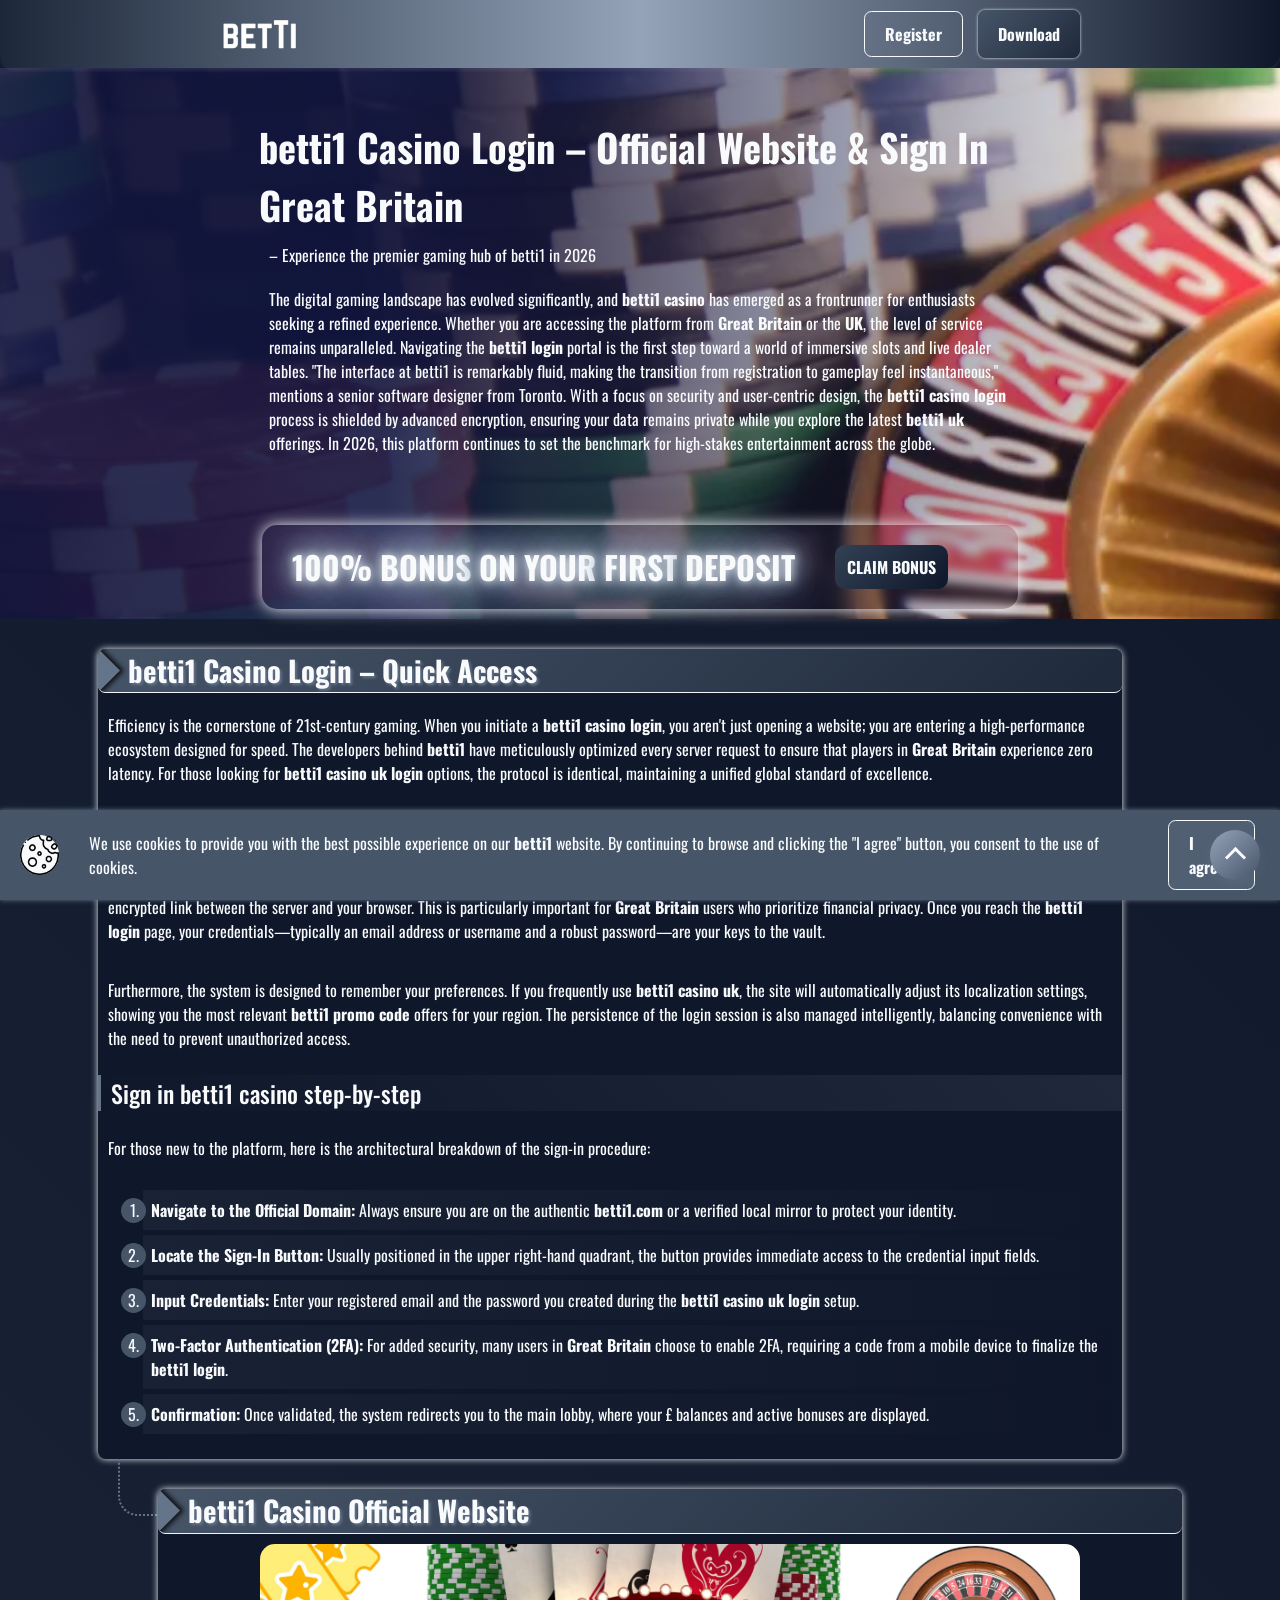
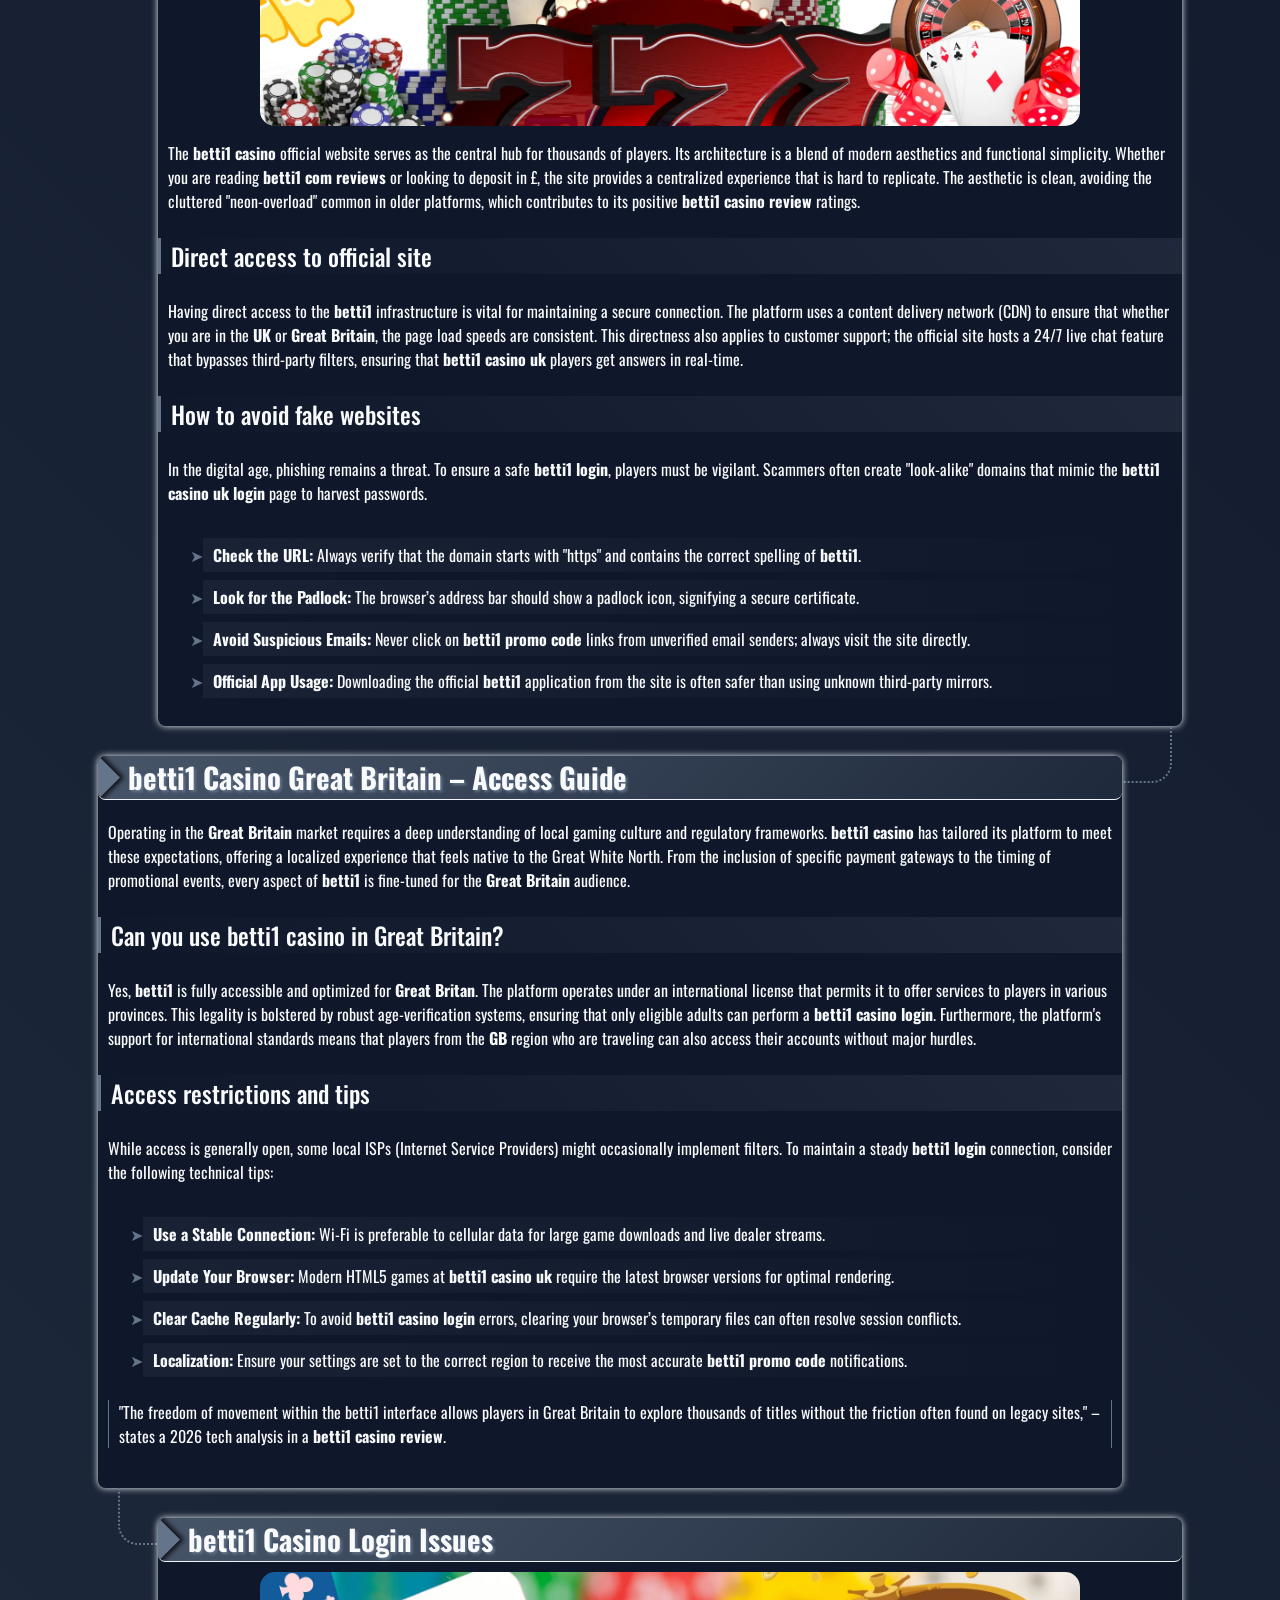
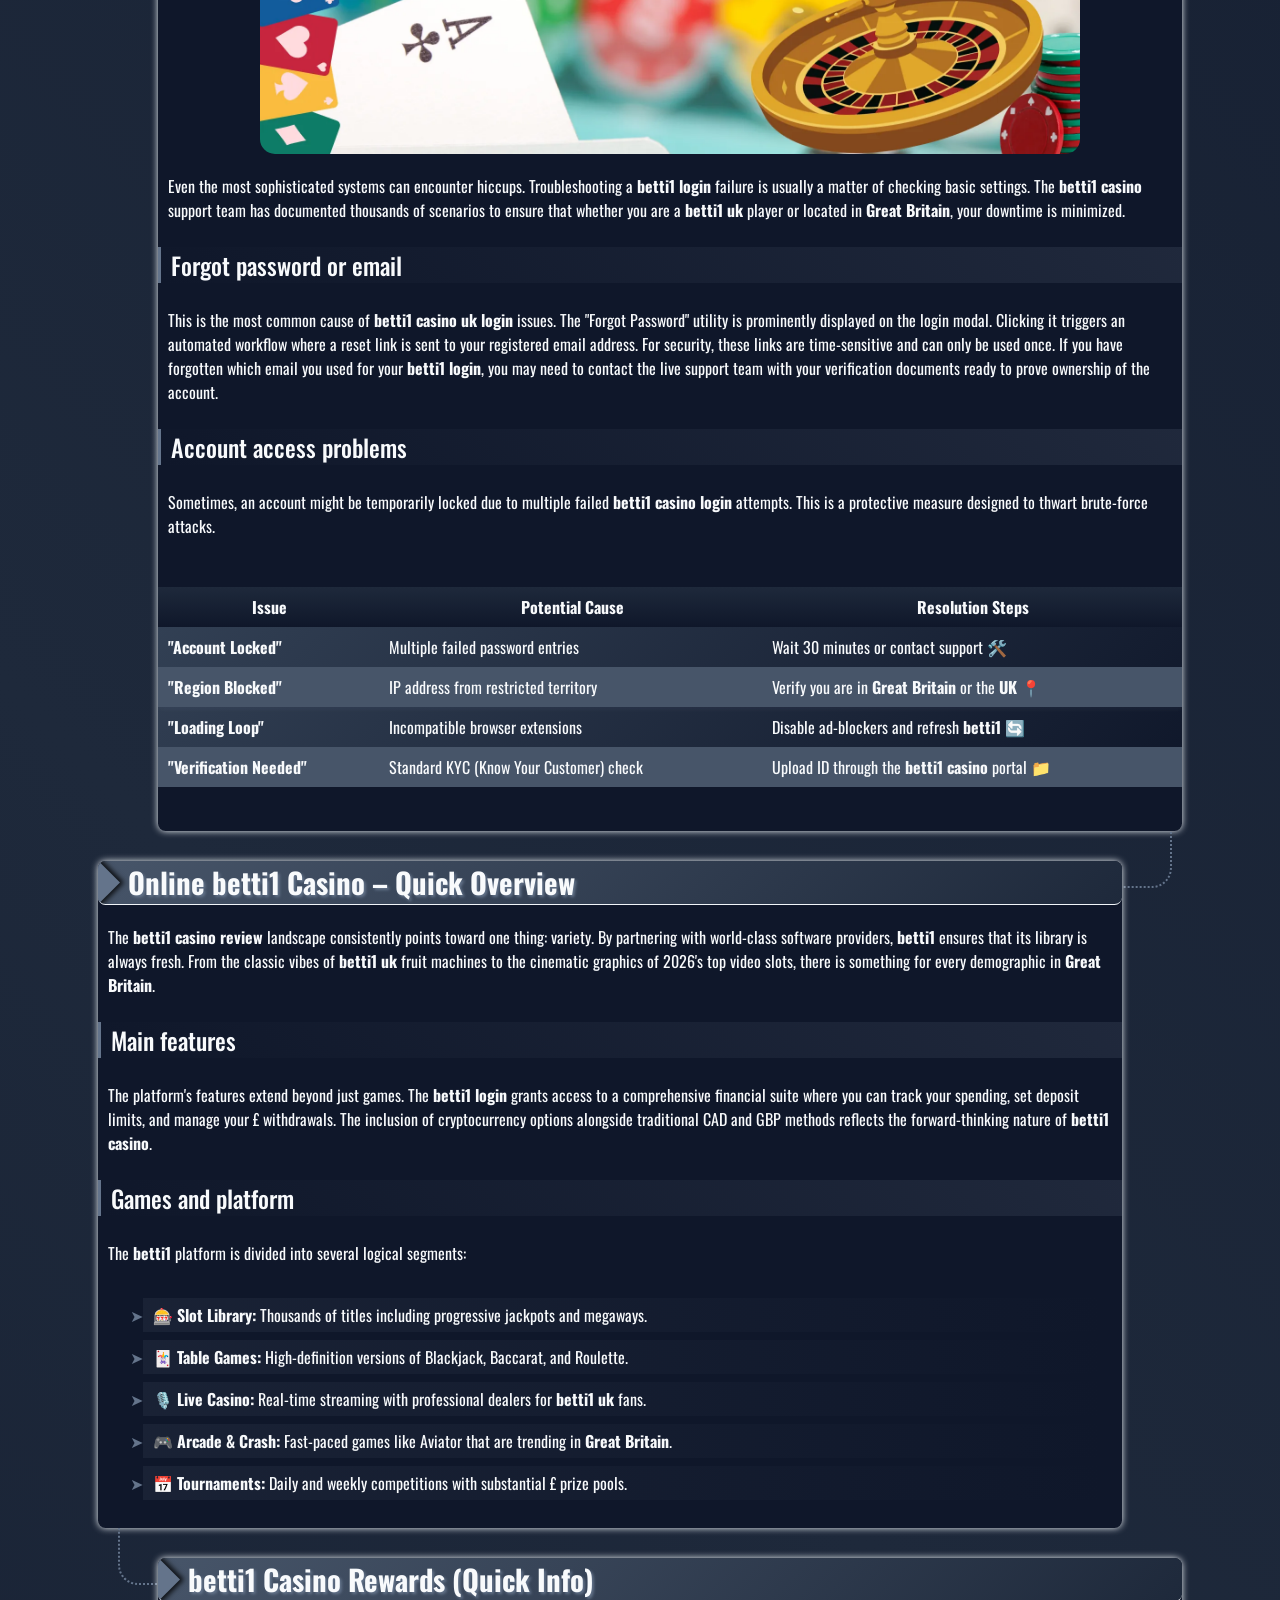
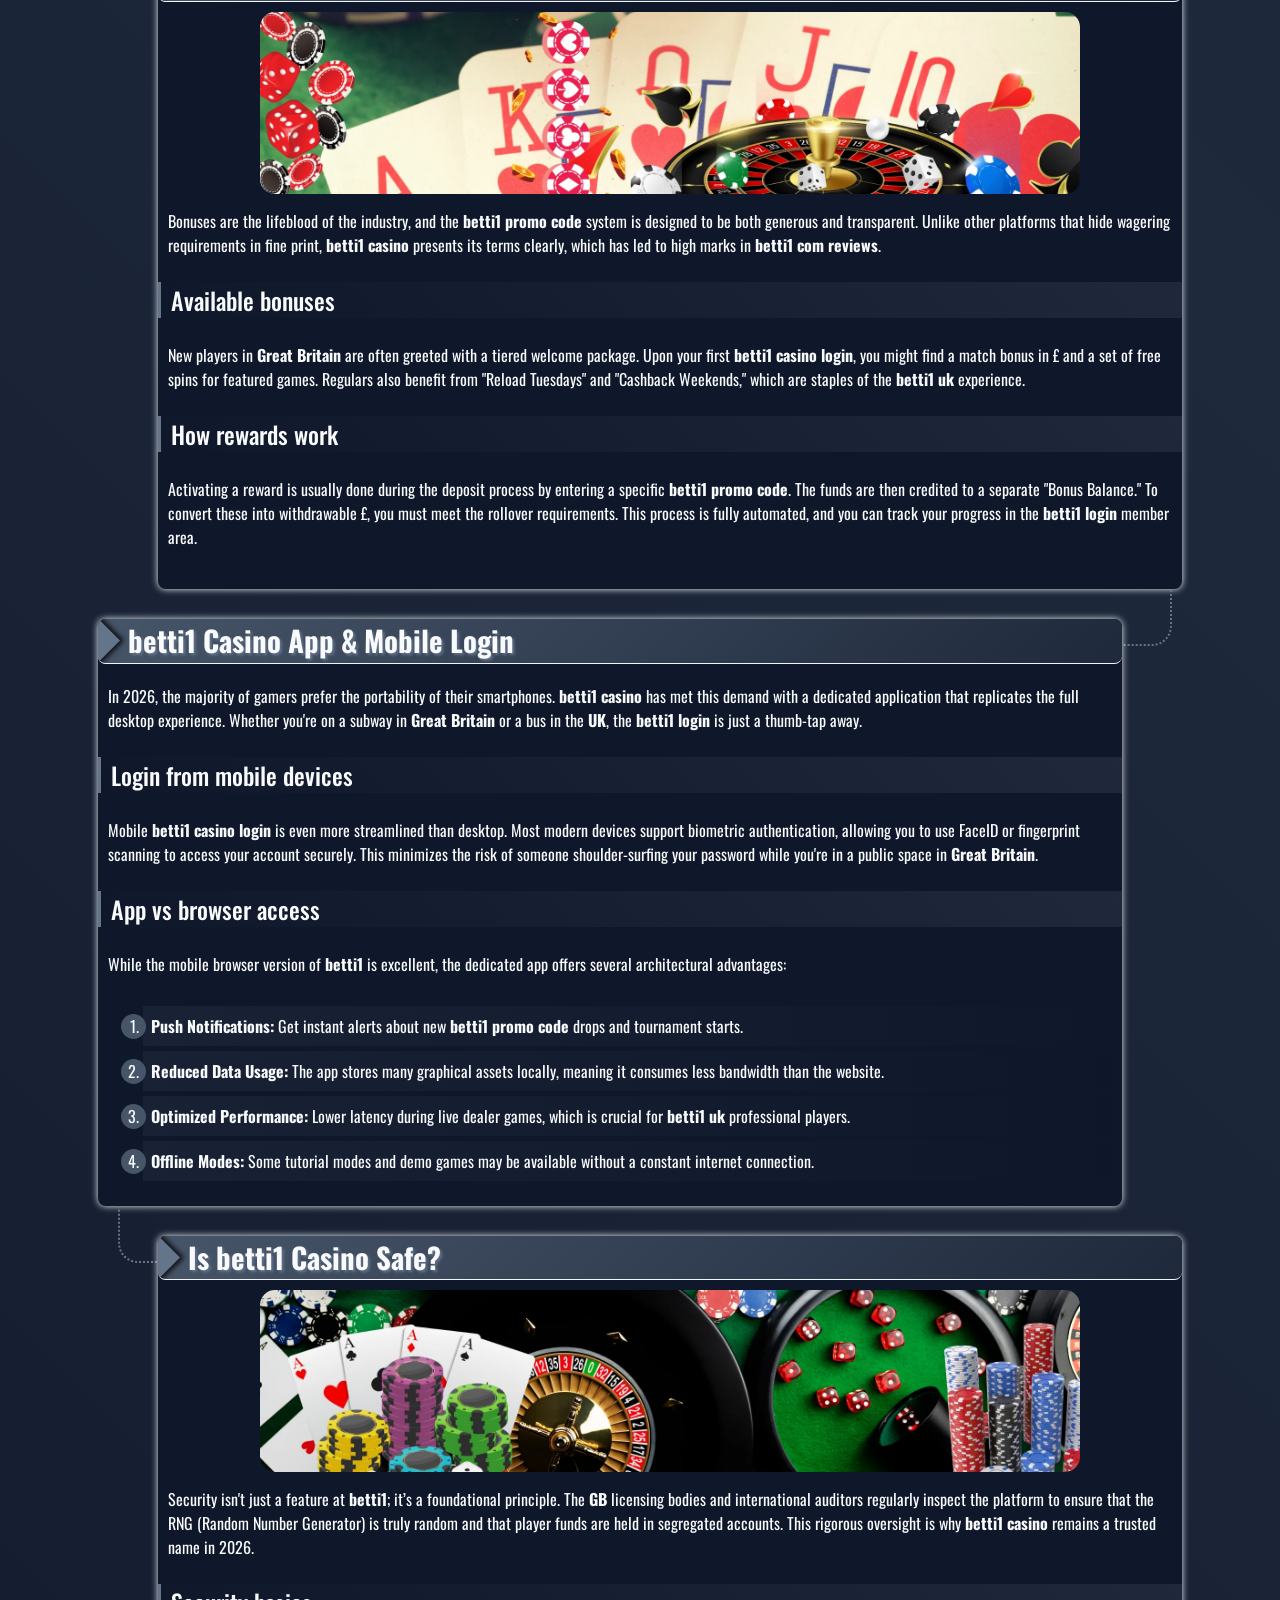
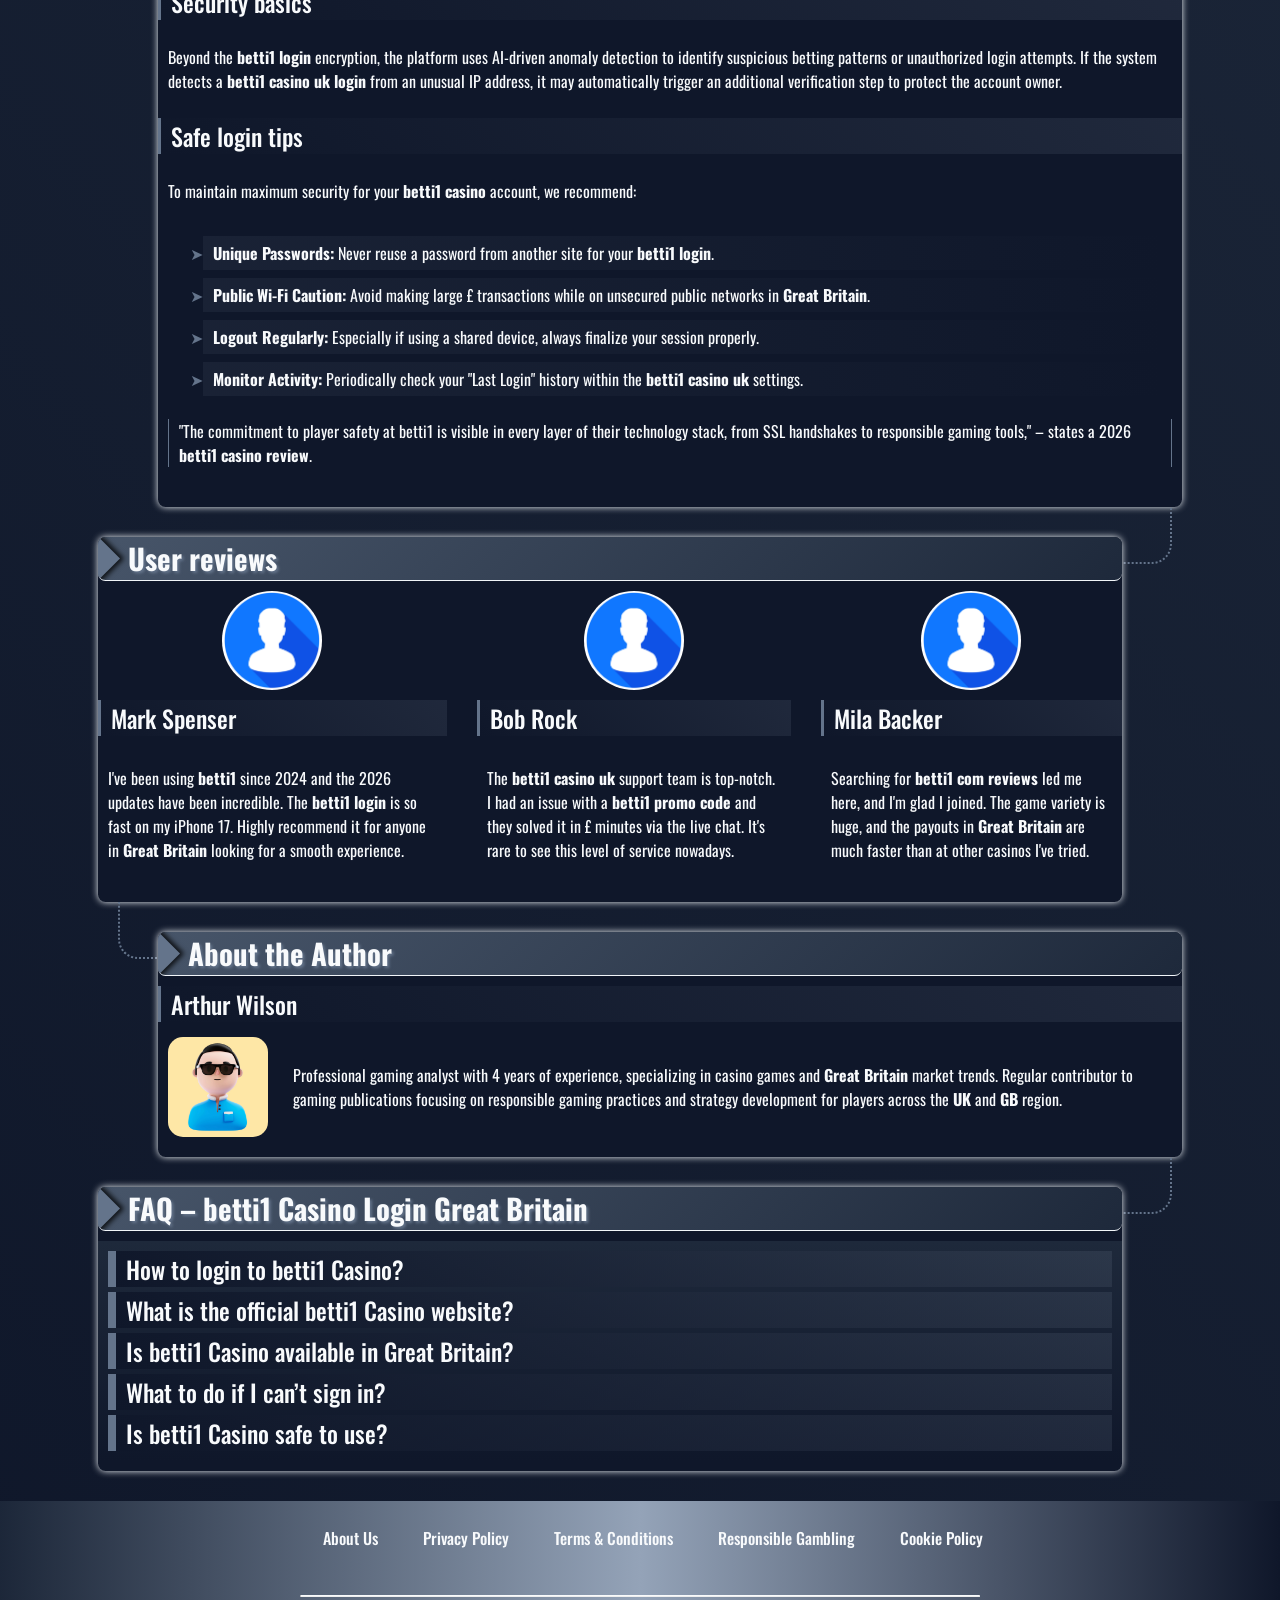
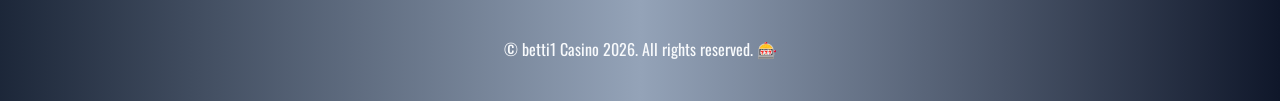
<file: index.html>
<!DOCTYPE html>
<html lang="en">

<head>
    <meta charset="UTF-8">
    <meta name="viewport" content="width=device-width, initial-scale=1.0">
    <link rel="stylesheet" href="style.css">
    <link rel="shortcut icon" href="favicon.ico" type="image/x-icon">
    <title>betti1 Casino Login 🔐 Official Website & Sign In Great Britain</title>
    <meta name="description"
        content="Access betti1 Casino login in Great Britain. Use the official website, sign in safely and start playing online.">
    <meta name="googlebot" content="index, follow, noarchive, max-snippet:-1">

    <link rel="alternate" hreflang="en-GB" href="https://yorkshirerecyclingltd.co.uk/en-gb/">
    <link rel="alternate" hreflang="x-default" href="https://yorkshirerecyclingltd.co.uk/">
    <link rel="canonical" href="https://yorkshirerecyclingltd.co.uk/en-gb/">

    <meta property="og:type" content="website" />
    <meta property="og:title" content="betti1 Casino Login 🔐 Official Website & Sign In Great Britain" />
    <meta property="og:description"
        content="Access betti1 Casino login in Great Britain. Use the official website, sign in safely and start playing online." />
    <meta property="og:url" content="https://yorkshirerecyclingltd.co.uk/" />
    <meta property="og:site_name" content="betti1 Casino" />
    <meta property="og:image" content="https://yorkshirerecyclingltd.co.uk/img/1.webp" />
    <meta property="og:locale" content="en_CA" />

    <meta name="twitter:card" content="summary_large_image" />
    <meta name="twitter:title" content="betti1 Casino Login 🔐 Official Website & Sign In Great Britain" />
    <meta name="twitter:description"
        content="Access betti1 Casino login in Great Britain. Use the official website, sign in safely and start playing online." />
    <meta name="twitter:image" content="https://yorkshirerecyclingltd.co.uk/img/1.webp" />

    <script type="application/ld+json">
    {
        "@context": "https://schema.org",
        "@type": "Article",
        "headline": "betti1 Casino Login 🔐 Official Website & Sign In Great Britain",
        "description": "Access betti1 Casino login in Great Britain. Use the official website, sign in safely and start playing online.",
        "mainEntityOfPage": {
            "@type": "WebPage",
            "@id": "https://yorkshirerecyclingltd.co.uk/"
        },
        "author": {
            "@type": "Person",
            "name": "Arthur Wilson",
            "url": "https://yorkshirerecyclingltd.co.uk/"
        },
        "publisher": {
            "@type": "Organization",
            "name": "betti1 Casino",
            "logo": {
                "@type": "ImageObject",
                "url": "https://yorkshirerecyclingltd.co.uk/img/logo.webp"
            }
        },
        "datePublished": "2026-01-25",
        "dateModified": "2026-01-25"
    }
    </script>

    <script type="application/ld+json">
    {
        "@context": "https://schema.org",
        "@type": "WebSite",
        "url": "https://yorkshirerecyclingltd.co.uk/",
        "name": "betti1 Casino",
        "description": "Betti1 in Great Britain: gaming platform, bonuses, and comprehensive reviews.",
        "inLanguage": "en-GB"
    }
    </script>
</head>

<body>
    <header>
        <div class="logo">
            <a href="/"><img src="./img/logo.webp" alt="betti1 Casino logo" width="140" height="70"></a>
        </div>
        <div class="header-btn">
            <a href="/play/" rel="nofollow" content="noindex" class="h-violet-btn">Register</a>
            <a href="/play/" rel="nofollow" content="noindex" class="h-accent-btn">Download</a>
        </div>
    </header>

    <main>
        <div class="promo">
            <div class="promo-l ">
                <h1>betti1 Casino Login – Official Website & Sign In Great Britain</h1>
                <p class="txt">
                    – Experience the premier gaming hub of betti1 in 2026
                </p>
                <p class="txt">
                    The digital gaming landscape has evolved significantly, and <strong>betti1 casino</strong> has
                    emerged as a frontrunner for enthusiasts seeking a refined experience. Whether you are accessing the
                    platform from <strong>Great Britain</strong> or the <strong>UK</strong>, the level of service
                    remains
                    unparalleled. Navigating the <strong>betti1 login</strong> portal is the first step toward a world
                    of immersive slots and live dealer tables. "The interface at betti1 is remarkably fluid, making the
                    transition from registration to gameplay feel instantaneous," mentions a senior software designer
                    from Toronto. With a focus on security and user-centric design, the <strong>betti1 casino
                        login</strong> process is shielded by advanced encryption, ensuring your data remains private
                    while you explore the latest <strong>betti1 uk</strong> offerings. In 2026, this platform continues
                    to set the benchmark for high-stakes entertainment across the globe.
                </p>
            </div>

            <div class="promo-gift">
                <p class="txt-accent">
                    <span class="fast-flicker">100% bonus</span> on your <span class="flicker">first</span> deposit
                </p>

                <a href="/play/" rel="nofollow" content="noindex" class="btn-accent">Claim Bonus</a>
            </div>
        </div>

        <div class="wrapper">

            <div class="container" id="login-access">
                <div class="container__header">
                    <h2>betti1 Casino Login – Quick Access</h2>
                </div>
                <div class="container__body">
                    <p class="txt">
                        Efficiency is the cornerstone of 21st-century gaming. When you initiate a <strong>betti1 casino
                            login</strong>, you aren't just opening a website; you are entering a high-performance
                        ecosystem designed for speed. The developers behind <strong>betti1</strong> have meticulously
                        optimized every server request to ensure that players in <strong>Great Britain</strong>
                        experience zero
                        latency. For those looking for <strong>betti1 casino uk login</strong> options, the protocol is
                        identical, maintaining a unified global standard of excellence.
                    </p>
                    <h3>Login to betti1 casino account</h3>
                    <p class="txt">
                        Accessing your <strong>betti1</strong> dashboard is a straightforward affair, yet it is layered
                        with security. The platform utilizes SSL (Secure Sockets Layer) technology to create an
                        encrypted link between the server and your browser. This is particularly important for
                        <strong>Great Britain</strong> users who prioritize financial privacy. Once you reach the
                        <strong>betti1 login</strong> page, your credentials—typically an email address or username and
                        a robust password—are your keys to the vault.
                    </p>
                    <p class="txt">
                        Furthermore, the system is designed to remember your preferences. If you frequently use
                        <strong>betti1 casino uk</strong>, the site will automatically adjust its localization settings,
                        showing you the most relevant <strong>betti1 promo code</strong> offers for your region. The
                        persistence of the login session is also managed intelligently, balancing convenience with the
                        need to prevent unauthorized access.
                    </p>
                    <h3>Sign in betti1 casino step-by-step</h3>
                    <p class="txt">
                        For those new to the platform, here is the architectural breakdown of the sign-in procedure:
                    </p>
                    <ol>
                        <li><strong>Navigate to the Official Domain:</strong> Always ensure you are on the authentic
                            <strong>betti1.com</strong> or a verified local mirror to protect your identity.
                        </li>
                        <li><strong>Locate the Sign-In Button:</strong> Usually positioned in the upper right-hand
                            quadrant, the button provides immediate access to the credential input fields.</li>
                        <li><strong>Input Credentials:</strong> Enter your registered email and the password you created
                            during the <strong>betti1 casino uk login</strong> setup.</li>
                        <li><strong>Two-Factor Authentication (2FA):</strong> For added security, many users in
                            <strong>Great Britain</strong> choose to enable 2FA, requiring a code from a mobile device
                            to
                            finalize the <strong>betti1 login</strong>.
                        </li>
                        <li><strong>Confirmation:</strong> Once validated, the system redirects you to the main lobby,
                            where your £ balances and active bonuses are displayed.</li>
                    </ol>
                </div>
            </div>

            <div class="container" id="official-site">
                <div class="container__header">
                    <h2>betti1 Casino Official Website</h2>
                </div>
                <div class="container__body">
                    <div class="img">
                        <img src="./img/2.webp" alt="betti1 Casino Official Website Interface" width="1000"
                            height="800">
                    </div>
                    <p class="txt">
                        The <strong>betti1 casino</strong> official website serves as the central hub for thousands of
                        players. Its architecture is a blend of modern aesthetics and functional simplicity. Whether you
                        are reading <strong>betti1 com reviews</strong> or looking to deposit in £, the site provides a
                        centralized experience that is hard to replicate. The aesthetic is clean, avoiding the cluttered
                        "neon-overload" common in older platforms, which contributes to its positive <strong>betti1
                            casino review</strong> ratings.
                    </p>
                    <h3>Direct access to official site</h3>
                    <p class="txt">
                        Having direct access to the <strong>betti1</strong> infrastructure is vital for maintaining a
                        secure connection. The platform uses a content delivery network (CDN) to ensure that whether you
                        are in the <strong>UK</strong> or <strong>Great Britain</strong>, the page load speeds are
                        consistent.
                        This directness also applies to customer support; the official site hosts a 24/7 live chat
                        feature that bypasses third-party filters, ensuring that <strong>betti1 casino uk</strong>
                        players get answers in real-time.
                    </p>
                    <h3>How to avoid fake websites</h3>
                    <p class="txt">
                        In the digital age, phishing remains a threat. To ensure a safe <strong>betti1 login</strong>,
                        players must be vigilant. Scammers often create "look-alike" domains that mimic the
                        <strong>betti1 casino uk login</strong> page to harvest passwords.
                    </p>
                    <ul class="item-list">
                        <li><strong>Check the URL:</strong> Always verify that the domain starts with "https" and
                            contains the correct spelling of <strong>betti1</strong>.</li>
                        <li><strong>Look for the Padlock:</strong> The browser’s address bar should show a padlock icon,
                            signifying a secure certificate.</li>
                        <li><strong>Avoid Suspicious Emails:</strong> Never click on <strong>betti1 promo code</strong>
                            links from unverified email senders; always visit the site directly.</li>
                        <li><strong>Official App Usage:</strong> Downloading the official <strong>betti1</strong>
                            application from the site is often safer than using unknown third-party mirrors.</li>
                    </ul>
                </div>
            </div>

            <div class="container" id="Great Britain-guide">
                <div class="container__header">
                    <h2>betti1 Casino Great Britain – Access Guide</h2>
                </div>
                <div class="container__body">
                    <p class="txt">
                        Operating in the <strong>Great Britain</strong> market requires a deep understanding of local
                        gaming
                        culture and regulatory frameworks. <strong>betti1 casino</strong> has tailored its platform to
                        meet these expectations, offering a localized experience that feels native to the Great White
                        North. From the inclusion of specific payment gateways to the timing of promotional events,
                        every aspect of <strong>betti1</strong> is fine-tuned for the <strong>Great Britain</strong>
                        audience.
                    </p>
                    <h3>Can you use betti1 casino in Great Britain?</h3>
                    <p class="txt">
                        Yes, <strong>betti1</strong> is fully accessible and optimized for <strong>Great
                            Britan</strong>. The
                        platform operates under an international license that permits it to offer services to players in
                        various provinces. This legality is bolstered by robust age-verification systems, ensuring that
                        only eligible adults can perform a <strong>betti1 casino login</strong>. Furthermore, the
                        platform's support for international standards means that players from the <strong>GB</strong>
                        region who are traveling can also access their accounts without major hurdles.
                    </p>
                    <h3>Access restrictions and tips</h3>
                    <p class="txt">
                        While access is generally open, some local ISPs (Internet Service Providers) might occasionally
                        implement filters. To maintain a steady <strong>betti1 login</strong> connection, consider the
                        following technical tips:
                    </p>
                    <ul>
                        <li><strong>Use a Stable Connection:</strong> Wi-Fi is preferable to cellular data for large
                            game downloads and live dealer streams.</li>
                        <li><strong>Update Your Browser:</strong> Modern HTML5 games at <strong>betti1 casino
                                uk</strong> require the latest browser versions for optimal rendering.</li>
                        <li><strong>Clear Cache Regularly:</strong> To avoid <strong>betti1 casino login</strong>
                            errors, clearing your browser’s temporary files can often resolve session conflicts.</li>
                        <li><strong>Localization:</strong> Ensure your settings are set to the correct region to receive
                            the most accurate <strong>betti1 promo code</strong> notifications.</li>
                    </ul>
                    <p class="txt quote">
                        "The freedom of movement within the betti1 interface allows players in Great Britain to explore
                        thousands of titles without the friction often found on legacy sites," – states a 2026 tech
                        analysis in a <strong>betti1 casino review</strong>.
                    </p>
                </div>
            </div>

            <div class="container" id="login-issues">
                <div class="container__header">
                    <h2>betti1 Casino Login Issues</h2>
                </div>
                <div class="img">
                    <img src="./img/1.webp" alt="betti1 Casino Login Troubleshooting" width="1000" height="800">
                </div>
                <div class="container__body">
                    <p class="txt">
                        Even the most sophisticated systems can encounter hiccups. Troubleshooting a <strong>betti1
                            login</strong> failure is usually a matter of checking basic settings. The <strong>betti1
                            casino</strong> support team has documented thousands of scenarios to ensure that whether
                        you are a <strong>betti1 uk</strong> player or located in <strong>Great Britain</strong>, your
                        downtime
                        is minimized.
                    </p>
                    <h3>Forgot password or email</h3>
                    <p class="txt">
                        This is the most common cause of <strong>betti1 casino uk login</strong> issues. The "Forgot
                        Password" utility is prominently displayed on the login modal. Clicking it triggers an automated
                        workflow where a reset link is sent to your registered email address. For security, these links
                        are time-sensitive and can only be used once. If you have forgotten which email you used for
                        your <strong>betti1 login</strong>, you may need to contact the live support team with your
                        verification documents ready to prove ownership of the account.
                    </p>
                    <h3>Account access problems</h3>
                    <p class="txt">
                        Sometimes, an account might be temporarily locked due to multiple failed <strong>betti1 casino
                            login</strong> attempts. This is a protective measure designed to thwart brute-force
                        attacks.
                    </p>
                    <div class="table-wrapper">
                        <table>
                            <thead>
                                <tr>
                                    <th>Issue</th>
                                    <th>Potential Cause</th>
                                    <th>Resolution Steps</th>
                                </tr>
                            </thead>
                            <tbody>
                                <tr>
                                    <td class="row-title">"Account Locked"</td>
                                    <td>Multiple failed password entries</td>
                                    <td>Wait 30 minutes or contact support 🛠️</td>
                                </tr>
                                <tr>
                                    <td class="row-title">"Region Blocked"</td>
                                    <td>IP address from restricted territory</td>
                                    <td>Verify you are in <strong>Great Britain</strong> or the <strong>UK</strong> 📍
                                    </td>
                                </tr>
                                <tr>
                                    <td class="row-title">"Loading Loop"</td>
                                    <td>Incompatible browser extensions</td>
                                    <td>Disable ad-blockers and refresh <strong>betti1</strong> 🔄</td>
                                </tr>
                                <tr>
                                    <td class="row-title">"Verification Needed"</td>
                                    <td>Standard KYC (Know Your Customer) check</td>
                                    <td>Upload ID through the <strong>betti1 casino</strong> portal 📁</td>
                                </tr>
                            </tbody>
                        </table>
                    </div>
                </div>
            </div>

            <div class="container" id="overview">
                <div class="container__header">
                    <h2>Online betti1 Casino – Quick Overview</h2>
                </div>
                <div class="container__body">
                    <p class="txt">
                        The <strong>betti1 casino review</strong> landscape consistently points toward one thing:
                        variety. By partnering with world-class software providers, <strong>betti1</strong> ensures that
                        its library is always fresh. From the classic vibes of <strong>betti1 uk</strong> fruit machines
                        to the cinematic graphics of 2026's top video slots, there is something for every demographic in
                        <strong>Great Britain</strong>.
                    </p>
                    <h3>Main features</h3>
                    <p class="txt">
                        The platform's features extend beyond just games. The <strong>betti1 login</strong> grants
                        access to a comprehensive financial suite where you can track your spending, set deposit limits,
                        and manage your £ withdrawals. The inclusion of cryptocurrency options alongside traditional CAD
                        and GBP methods reflects the forward-thinking nature of <strong>betti1 casino</strong>.
                    </p>
                    <h3>Games and platform</h3>
                    <p class="txt">
                        The <strong>betti1</strong> platform is divided into several logical segments:
                    </p>
                    <ul class="item-list">
                        <li>🎰 <strong>Slot Library:</strong> Thousands of titles including progressive jackpots and
                            megaways.</li>
                        <li>🃏 <strong>Table Games:</strong> High-definition versions of Blackjack, Baccarat, and
                            Roulette.</li>
                        <li>🎙️ <strong>Live Casino:</strong> Real-time streaming with professional dealers for
                            <strong>betti1 uk</strong> fans.
                        </li>
                        <li>🎮 <strong>Arcade & Crash:</strong> Fast-paced games like Aviator that are trending in
                            <strong>Great Britain</strong>.
                        </li>
                        <li>📅 <strong>Tournaments:</strong> Daily and weekly competitions with substantial £ prize
                            pools.</li>
                    </ul>
                </div>
            </div>

            <div class="container" id="rewards">
                <div class="container__header">
                    <h2>betti1 Casino Rewards (Quick Info)</h2>
                </div>
                <div class="container__body">
                    <div class="img">
                        <img src="./img/3.webp" alt="betti1 Casino Rewards and Bonuses" width="1000" height="800">
                    </div>
                    <p class="txt">
                        Bonuses are the lifeblood of the industry, and the <strong>betti1 promo code</strong> system is
                        designed to be both generous and transparent. Unlike other platforms that hide wagering
                        requirements in fine print, <strong>betti1 casino</strong> presents its terms clearly, which has
                        led to high marks in <strong>betti1 com reviews</strong>.
                    </p>
                    <h3>Available bonuses</h3>
                    <p class="txt">
                        New players in <strong>Great Britain</strong> are often greeted with a tiered welcome package.
                        Upon
                        your first <strong>betti1 casino login</strong>, you might find a match bonus in £ and a set of
                        free spins for featured games. Regulars also benefit from "Reload Tuesdays" and "Cashback
                        Weekends," which are staples of the <strong>betti1 uk</strong> experience.
                    </p>
                    <h3>How rewards work</h3>
                    <p class="txt">
                        Activating a reward is usually done during the deposit process by entering a specific
                        <strong>betti1 promo code</strong>. The funds are then credited to a separate "Bonus Balance."
                        To convert these into withdrawable £, you must meet the rollover requirements. This process is
                        fully automated, and you can track your progress in the <strong>betti1 login</strong> member
                        area.
                    </p>
                </div>
            </div>

            <div class="container" id="mobile-app">
                <div class="container__header">
                    <h2>betti1 Casino App & Mobile Login</h2>
                </div>
                <div class="container__body">
                    <p class="txt">
                        In 2026, the majority of gamers prefer the portability of their smartphones. <strong>betti1
                            casino</strong> has met this demand with a dedicated application that replicates the full
                        desktop experience. Whether you're on a subway in <strong>Great Britain</strong> or a bus in the
                        <strong>UK</strong>, the <strong>betti1 login</strong> is just a thumb-tap away.
                    </p>
                    <h3>Login from mobile devices</h3>
                    <p class="txt">
                        Mobile <strong>betti1 casino login</strong> is even more streamlined than desktop. Most modern
                        devices support biometric authentication, allowing you to use FaceID or fingerprint scanning to
                        access your account securely. This minimizes the risk of someone shoulder-surfing your password
                        while you're in a public space in <strong>Great Britain</strong>.
                    </p>
                    <h3>App vs browser access</h3>
                    <p class="txt">
                        While the mobile browser version of <strong>betti1</strong> is excellent, the dedicated app
                        offers several architectural advantages:
                    </p>
                    <ol>
                        <li><strong>Push Notifications:</strong> Get instant alerts about new <strong>betti1 promo
                                code</strong> drops and tournament starts.</li>
                        <li><strong>Reduced Data Usage:</strong> The app stores many graphical assets locally, meaning
                            it consumes less bandwidth than the website.</li>
                        <li><strong>Optimized Performance:</strong> Lower latency during live dealer games, which is
                            crucial for <strong>betti1 uk</strong> professional players.</li>
                        <li><strong>Offline Modes:</strong> Some tutorial modes and demo games may be available without
                            a constant internet connection.</li>
                    </ol>
                </div>
            </div>

            <div class="container" id="security">
                <div class="container__header">
                    <h2>Is betti1 Casino Safe?</h2>
                </div>
                <div class="container__body">
                    <div class="img">
                        <img src="./img/4.webp" alt="betti1 Casino Security Protocols" width="1000" height="800">
                    </div>
                    <p class="txt">
                        Security isn't just a feature at <strong>betti1</strong>; it’s a foundational principle. The
                        <strong>GB</strong> licensing bodies and international auditors regularly inspect the platform
                        to ensure that the RNG (Random Number Generator) is truly random and that player funds are held
                        in segregated accounts. This rigorous oversight is why <strong>betti1 casino</strong> remains a
                        trusted name in 2026.
                    </p>
                    <h3>Security basics</h3>
                    <p class="txt">
                        Beyond the <strong>betti1 login</strong> encryption, the platform uses AI-driven anomaly
                        detection to identify suspicious betting patterns or unauthorized login attempts. If the system
                        detects a <strong>betti1 casino uk login</strong> from an unusual IP address, it may
                        automatically trigger an additional verification step to protect the account owner.
                    </p>
                    <h3>Safe login tips</h3>
                    <p class="txt">
                        To maintain maximum security for your <strong>betti1 casino</strong> account, we recommend:
                    </p>
                    <ul>
                        <li><strong>Unique Passwords:</strong> Never reuse a password from another site for your
                            <strong>betti1 login</strong>.
                        </li>
                        <li><strong>Public Wi-Fi Caution:</strong> Avoid making large £ transactions while on unsecured
                            public networks in <strong>Great Britain</strong>.</li>
                        <li><strong>Logout Regularly:</strong> Especially if using a shared device, always finalize your
                            session properly.</li>
                        <li><strong>Monitor Activity:</strong> Periodically check your "Last Login" history within the
                            <strong>betti1 casino uk</strong> settings.
                        </li>
                    </ul>
                    <p class="txt quote">
                        "The commitment to player safety at betti1 is visible in every layer of their technology stack,
                        from SSL handshakes to responsible gaming tools," – states a 2026 <strong>betti1 casino
                            review</strong>.
                    </p>
                </div>
            </div>

            <div class="container" id="user-reviews">
                <div class="container__header">
                    <h2>User reviews</h2>
                </div>
                <div class="container__body">
                    <div class="comparison-list">
                        <div class="rewiev-item">
                            <img src="./img/user.webp" alt="User Reviewer 1" class="user-img">
                            <h3>Mark Spenser</h3>
                            <p class="txt">I've been using <strong>betti1</strong> since 2024 and the 2026 updates have
                                been incredible. The <strong>betti1 login</strong> is so fast on my iPhone 17. Highly
                                recommend it for anyone in <strong>Great Britain</strong> looking for a smooth
                                experience.</p>
                        </div>
                        <div class="rewiev-item">
                            <img src="./img/user.webp" alt="User Reviewer 2" class="user-img">
                            <h3>Bob Rock</h3>
                            <p class="txt">The <strong>betti1 casino uk</strong> support team is top-notch. I had an
                                issue with a <strong>betti1 promo code</strong> and they solved it in £ minutes via the
                                live chat. It's rare to see this level of service nowadays.</p>
                        </div>
                        <div class="rewiev-item">
                            <img src="./img/user.webp" alt="User Reviewer 3" class="user-img">
                            <h3>Mila Backer</h3>
                            <p class="txt">Searching for <strong>betti1 com reviews</strong> led me here, and I'm glad I
                                joined. The game variety is huge, and the payouts in <strong>Great Britain</strong> are
                                much
                                faster than at other casinos I've tried.</p>
                        </div>
                    </div>
                </div>
            </div>

            <div class="container" id="author">
                <div class="container__header">
                    <h2>About the Author</h2>
                </div>
                <div class="container__body">
                    <h3>Arthur Wilson</h3>
                    <div class="about-author">
                        <img src="./img/author.webp" alt="Author Arthur Wilson" class="author-img">
                        <p class="txt">Professional gaming analyst with 4 years of experience, specializing in casino
                            games and <strong>Great Britain</strong> market trends. Regular
                            contributor to gaming publications focusing on responsible gaming practices and strategy
                            development for players across the <strong>UK</strong> and <strong>GB</strong> region.</p>
                    </div>
                </div>
            </div>

            <div class="container" id="faq">
                <div class="container__header">
                    <h2>FAQ – betti1 Casino Login Great Britain</h2>
                </div>

                <div class="faq-content">
                    <details class="qa-content__item">
                        <summary>
                            <h3 class="qa-title">
                                How to login to betti1 Casino?
                            </h3>
                        </summary>
                        <div class="qa-answaer">
                            To perform a <strong>betti1 login</strong>, visit the official website, click the "Sign In"
                            button, and enter your email and password. For users in <strong>Great Britain</strong>,
                            ensure you
                            are using a secure connection to protect your £ transactions.
                        </div>
                    </details>

                    <details class="qa-content__item">
                        <summary>
                            <h3 class="qa-title">
                                What is the official betti1 Casino website?
                            </h3>
                        </summary>
                        <div class="qa-answaer">
                            The official domain is <strong>betti1.com</strong>. Always verify the URL in your browser’s
                            address bar before attempting a <strong>betti1 casino uk login</strong> to avoid phishing
                            sites and ensure your <strong>betti1 promo code</strong> works correctly.
                        </div>
                    </details>

                    <details class="qa-content__item">
                        <summary>
                            <h3 class="qa-title">
                                Is betti1 Casino available in Great Britain?
                            </h3>
                        </summary>
                        <div class="qa-answaer">
                            Yes, <strong>betti1 casino</strong> is fully available and optimized for players in
                            <strong>Great Britain</strong>. It supports local payment methods and offers 24/7 customer
                            support
                            tailored for the North American time zones.
                        </div>
                    </details>

                    <details class="qa-content__item">
                        <summary>
                            <h3 class="qa-title">
                                What to do if I can’t sign in?
                            </h3>
                        </summary>
                        <div class="qa-answaer">
                            If you encounter <strong>betti1 login</strong> issues, first try the "Forgot Password" link.
                            If the problem persists, check for ISP restrictions or contact the <strong>betti1 casino
                                uk</strong> support team via live chat for immediate assistance.
                        </div>
                    </details>

                    <details class="qa-content__item">
                        <summary>
                            <h3 class="qa-title">
                                Is betti1 Casino safe to use?
                            </h3>
                        </summary>
                        <div class="qa-answaer">
                            Absolutely. <strong>betti1</strong> employs high-level SSL encryption and is regulated by
                            international gaming authorities. Every <strong>betti1 casino review</strong> highlights
                            their commitment to security and fair play in the <strong>Great Britain</strong> and
                            <strong>UK</strong> markets.
                        </div>
                    </details>
                </div>
            </div>
        </div>
        <div class="top-btn">
            <a href="#"></a>
        </div>
        <input type="checkbox" id="cookie-check" class="cookie-checkbox" hidden>
        <div class="cookie-modal">
            <div class="icon">
                <img src="./img/cookie_icon.webp" alt="cookie icon">
            </div>
            <p class="txt">We use cookies to provide you with the best possible experience on our
                <strong>betti1</strong>
                website. By continuing to browse and clicking the "I agree" button, you consent to the use of cookies.
            </p>
            <label for="cookie-check" class="h-violet-btn agree">I agree</label>
        </div>
    </main>

    <footer>
        <ul class="f-nav">
            <li><a href="/about-us/">About Us</a></li>
            <li><a href="/privacy-policy/">Privacy Policy</a></li>
            <li><a href="/terms-and-conditions/">Terms & Conditions</a></li>
            <li><a href="/responsible-gambling/">Responsible Gambling</a></li>
            <li><a href="/cookie-policy/">Cookie Policy</a></li>
        </ul>
        <hr>
        <p class="txt">
            © betti1 Casino 2026. All rights reserved. 🎰
        </p>
    </footer>
</body>

</html>
</file>
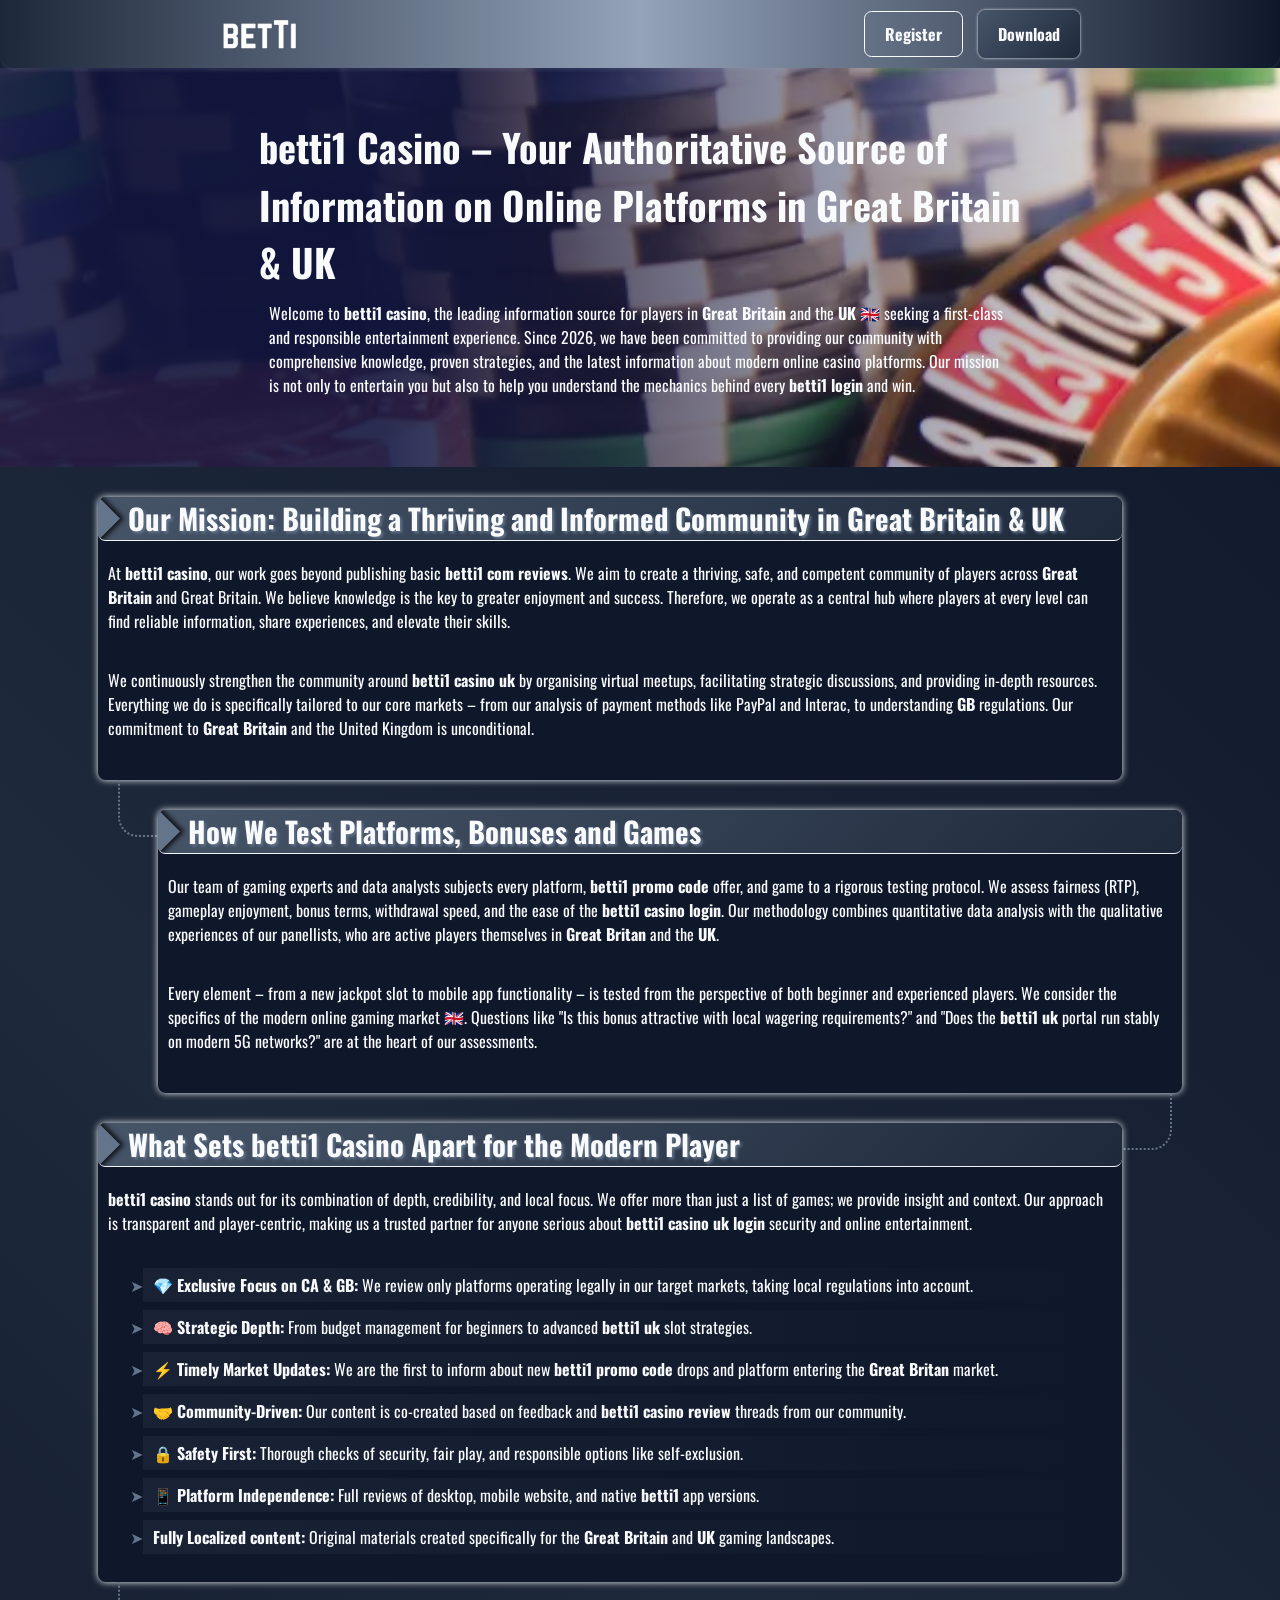
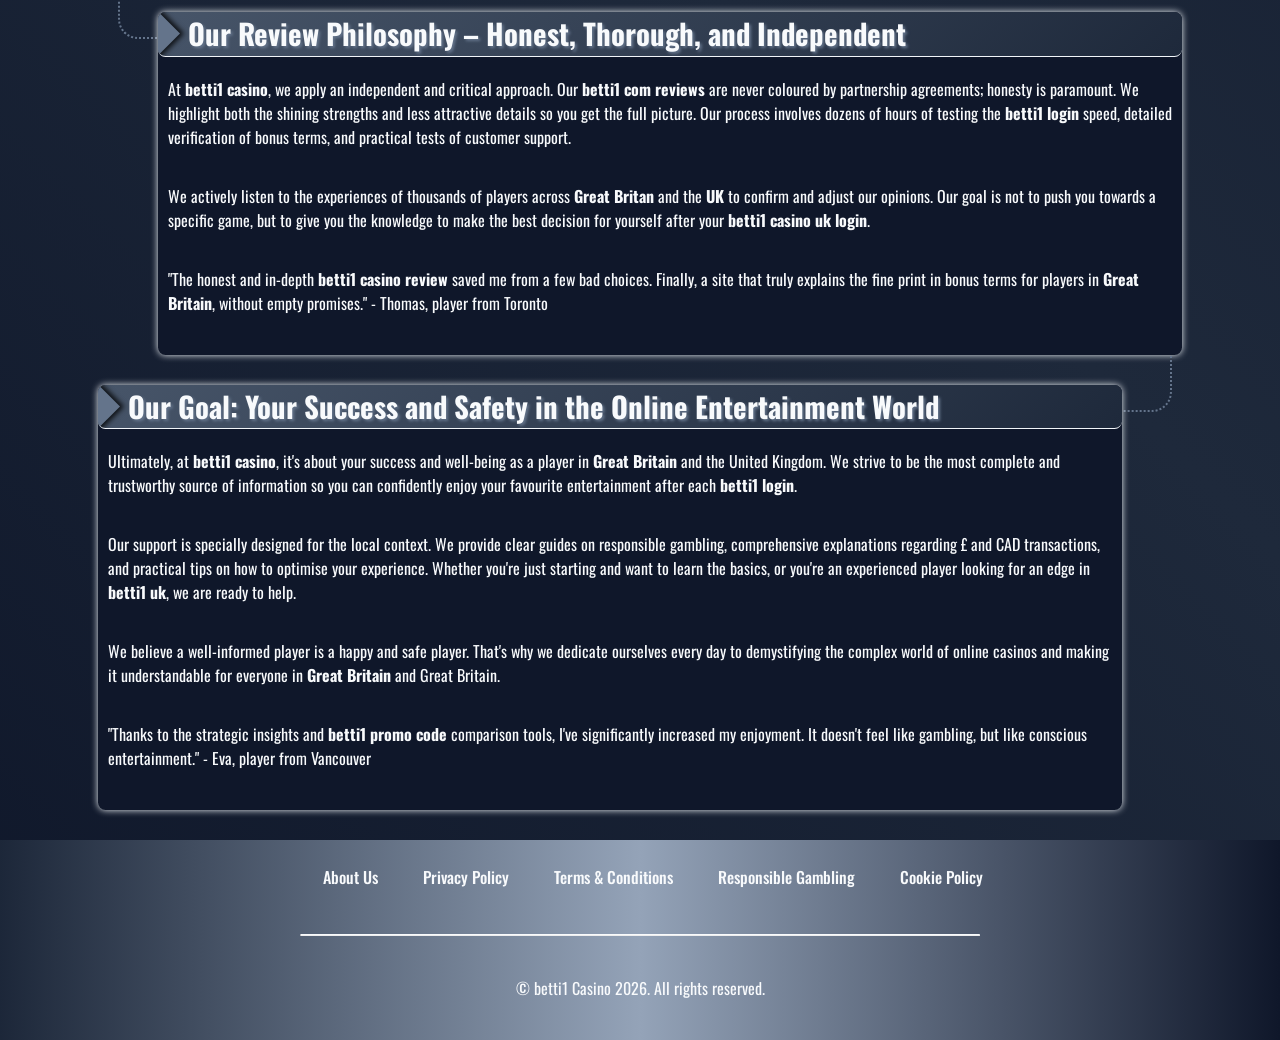
<file: about-us/index.html>
<!DOCTYPE html>
<html lang="en">

<head>
    <meta charset="UTF-8">
    <meta name="viewport" content="width=device-width, initial-scale=1.0">
    <link rel="stylesheet" href="/style.css">
    <link rel="shortcut icon" href="/favicon.ico" type="image/x-icon">
    <title>betti1 Casino – Your Trusted Guide to the Online Platform World in Great Britain & UK</title>
    <meta name="description"
        content="Discover everything about betti1: in-depth guides, winning strategies, expert advice, and the latest updates specifically for Great Britain and UK players.">
    <meta name="googlebot" content="index,follow,noarchive">

    <link rel="canonical" href="https://yorkshirerecyclingltd.co.uk/about-us/">

    <meta property="og:type" content="website" />
    <meta property="og:title"
        content="betti1 Casino – Your Trusted Guide to the Online Platform World in Great Britain & UK" />
    <meta property="og:description"
        content="Discover everything about betti1: in-depth guides, winning strategies, expert advice, and the latest updates specifically for Great Britain and UK players." />
    <meta property="og:url" content="https://yorkshirerecyclingltd.co.uk/about-us/" />
    <meta property="og:site_name" content="betti1 Casino" />
    <meta property="og:image" content="https://yorkshirerecyclingltd.co.uk/img/1.webp" />
    <meta property="og:locale" content="en_CA" />

    <meta name="twitter:card" content="summary_large_image" />
    <meta name="twitter:title"
        content="betti1 Casino – Your Trusted Guide to the Online Platform World in Great Britain & UK" />
    <meta name="twitter:description"
        content="Complete guides and proven strategies for betti1 players in Great Britain and the United Kingdom." />
    <meta name="twitter:image" content="https://yorkshirerecyclingltd.co.uk/img/1.webp" />
</head>

<body>

    <header>
        <div class="logo">
            <a href="/"><img src="/img/logo.webp" alt="betti1 Casino logo" width="140" height="70"></a>
        </div>

        <div class="header-btn">
            <a href="/play/" rel="nofollow" content="noindex" class="h-violet-btn">Register</a>
            <a href="/play/" rel="nofollow" content="noindex" class="h-accent-btn">Download</a>
        </div>
    </header>

    <main>
        <div class="promo">
            <div class="promo-l">
                <h1>betti1 Casino – Your Authoritative Source of Information on Online Platforms in Great Britain & UK
                </h1>
                <p class="txt">
                    Welcome to <strong>betti1 casino</strong>, the leading information source for players in
                    <strong>Great Britain</strong> and the <strong>UK</strong> 🇬🇧 seeking a first-class and
                    responsible
                    entertainment experience. Since 2026, we have been committed to providing our community with
                    comprehensive knowledge, proven strategies, and the latest information about modern online casino
                    platforms. Our mission is not only to entertain you but also to help you understand the mechanics
                    behind every <strong>betti1 login</strong> and win.
                </p>
            </div>
        </div>

        <div class="wrapper">
            <div class="container">
                <div class="container__header">
                    <h2>Our Mission: Building a Thriving and Informed Community in Great Britain & UK</h2>
                </div>
                <div class="container__body">
                    <p class="txt">
                        At <strong>betti1 casino</strong>, our work goes beyond publishing basic <strong>betti1 com
                            reviews</strong>. We aim to create a thriving, safe, and competent community of players
                        across <strong>Great Britain</strong> and Great Britain. We believe knowledge is the key to
                        greater
                        enjoyment and success. Therefore, we operate as a central hub where players at every level can
                        find reliable information, share experiences, and elevate their skills.
                    </p>
                    <p class="txt">
                        We continuously strengthen the community around <strong>betti1 casino uk</strong> by organising
                        virtual meetups, facilitating strategic discussions, and providing in-depth resources.
                        Everything we do is specifically tailored to our core markets – from our analysis of payment
                        methods like PayPal and Interac, to understanding <strong>GB</strong> regulations. Our
                        commitment to <strong>Great Britain</strong> and the United Kingdom is unconditional.
                    </p>
                </div>
            </div>

            <div class="container">
                <div class="container__header">
                    <h2>How We Test Platforms, Bonuses and Games</h2>
                </div>
                <div class="container__body">
                    <p class="txt">
                        Our team of gaming experts and data analysts subjects every platform, <strong>betti1 promo
                            code</strong> offer, and game to a rigorous testing protocol. We assess fairness (RTP),
                        gameplay enjoyment, bonus terms, withdrawal speed, and the ease of the <strong>betti1 casino
                            login</strong>. Our methodology combines quantitative data analysis with the qualitative
                        experiences of our panellists, who are active players themselves in <strong>Great
                            Britan</strong> and
                        the <strong>UK</strong>.
                    </p>
                    <p class="txt">
                        Every element – from a new jackpot slot to mobile app functionality – is tested from the
                        perspective of both beginner and experienced players. We consider the specifics of the modern
                        online gaming market 🇬🇧. Questions like "Is this bonus attractive with local wagering
                        requirements?" and "Does the <strong>betti1 uk</strong> portal run stably on modern 5G
                        networks?" are at the heart of our assessments.
                    </p>
                </div>
            </div>

            <div class="container">
                <div class="container__header">
                    <h2>What Sets betti1 Casino Apart for the Modern Player</h2>
                </div>
                <div class="container__body">
                    <p class="txt">
                        <strong>betti1 casino</strong> stands out for its combination of depth, credibility, and local
                        focus. We offer more than just a list of games; we provide insight and context. Our approach is
                        transparent and player-centric, making us a trusted partner for anyone serious about
                        <strong>betti1 casino uk login</strong> security and online entertainment.
                    </p>
                    <ul>
                        <li>💎 <strong>Exclusive Focus on CA & GB:</strong> We review only platforms operating legally
                            in our target markets, taking local regulations into account.</li>
                        <li>🧠 <strong>Strategic Depth:</strong> From budget management for beginners to advanced
                            <strong>betti1 uk</strong> slot strategies.
                        </li>
                        <li>⚡ <strong>Timely Market Updates:</strong> We are the first to inform about new
                            <strong>betti1 promo code</strong> drops and platform entering the <strong>Great
                                Britan</strong>
                            market.
                        </li>
                        <li>🤝 <strong>Community-Driven:</strong> Our content is co-created based on feedback and
                            <strong>betti1 casino review</strong> threads from our community.
                        </li>
                        <li>🔒 <strong>Safety First:</strong> Thorough checks of security, fair play, and responsible
                            options like self-exclusion.</li>
                        <li>📱 <strong>Platform Independence:</strong> Full reviews of desktop, mobile website, and
                            native <strong>betti1</strong> app versions.</li>
                        <li> <strong>Fully Localized content:</strong> Original materials created specifically for the
                            <strong>Great Britain</strong> and <strong>UK</strong> gaming landscapes.
                        </li>
                    </ul>
                </div>
            </div>

            <div class="container">
                <div class="container__header">
                    <h2>Our Review Philosophy – Honest, Thorough, and Independent</h2>
                </div>
                <div class="container__body">
                    <p class="txt">
                        At <strong>betti1 casino</strong>, we apply an independent and critical approach. Our
                        <strong>betti1 com reviews</strong> are never coloured by partnership agreements; honesty is
                        paramount. We highlight both the shining strengths and less attractive details so you get the
                        full picture. Our process involves dozens of hours of testing the <strong>betti1 login</strong>
                        speed, detailed verification of bonus terms, and practical tests of customer support.
                    </p>
                    <p class="txt">
                        We actively listen to the experiences of thousands of players across <strong>Great
                            Britan</strong> and
                        the <strong>UK</strong> to confirm and adjust our opinions. Our goal is not to push you towards
                        a specific game, but to give you the knowledge to make the best decision for yourself after your
                        <strong>betti1 casino uk login</strong>.
                    </p>
                    <p class="txt">
                        "The honest and in-depth <strong>betti1 casino review</strong> saved me from a few bad choices.
                        Finally, a site that truly explains the fine print in bonus terms for players in
                        <strong>Great Britain</strong>, without empty promises." - Thomas, player from Toronto
                    </p>
                </div>
            </div>

            <div class="container">
                <div class="container__header">
                    <h2>Our Goal: Your Success and Safety in the Online Entertainment World</h2>
                </div>
                <div class="container__body">
                    <p class="txt">
                        Ultimately, at <strong>betti1 casino</strong>, it's about your success and well-being as a
                        player in <strong>Great Britain</strong> and the United Kingdom. We strive to be the most
                        complete and
                        trustworthy source of information so you can confidently enjoy your favourite entertainment
                        after each <strong>betti1 login</strong>.
                    </p>
                    <p class="txt">
                        Our support is specially designed for the local context. We provide clear guides on responsible
                        gambling, comprehensive explanations regarding £ and CAD transactions, and practical tips on how
                        to optimise your experience. Whether you're just starting and want to learn the basics, or
                        you're an experienced player looking for an edge in <strong>betti1 uk</strong>, we are ready to
                        help.
                    </p>
                    <p class="txt">
                        We believe a well-informed player is a happy and safe player. That's why we dedicate ourselves
                        every day to demystifying the complex world of online casinos and making it understandable for
                        everyone in <strong>Great Britain</strong> and Great Britain.
                    </p>
                    <p class="txt">
                        "Thanks to the strategic insights and <strong>betti1 promo code</strong> comparison tools, I've
                        significantly increased my enjoyment. It doesn't feel like gambling, but like conscious
                        entertainment." - Eva, player from Vancouver
                    </p>
                </div>
            </div>
        </div>
    </main>

    <footer>
        <ul class="f-nav">
            <li>
                <a href="/about-us/">About Us</a>
            </li>
            <li>
                <a href="/privacy-policy/">Privacy Policy</a>
            </li>
            <li>
                <a href="/terms-and-conditions/">Terms & Conditions</a>
            </li>
            <li>
                <a href="/responsible-gambling/">Responsible Gambling</a>
            </li>
            <li>
                <a href="/cookie-policy/">Cookie Policy</a>
            </li>
        </ul>

        <hr>

        <p class="txt">
            © betti1 Casino 2026. All rights reserved.
        </p>
    </footer>
</body>

</html>
</file>
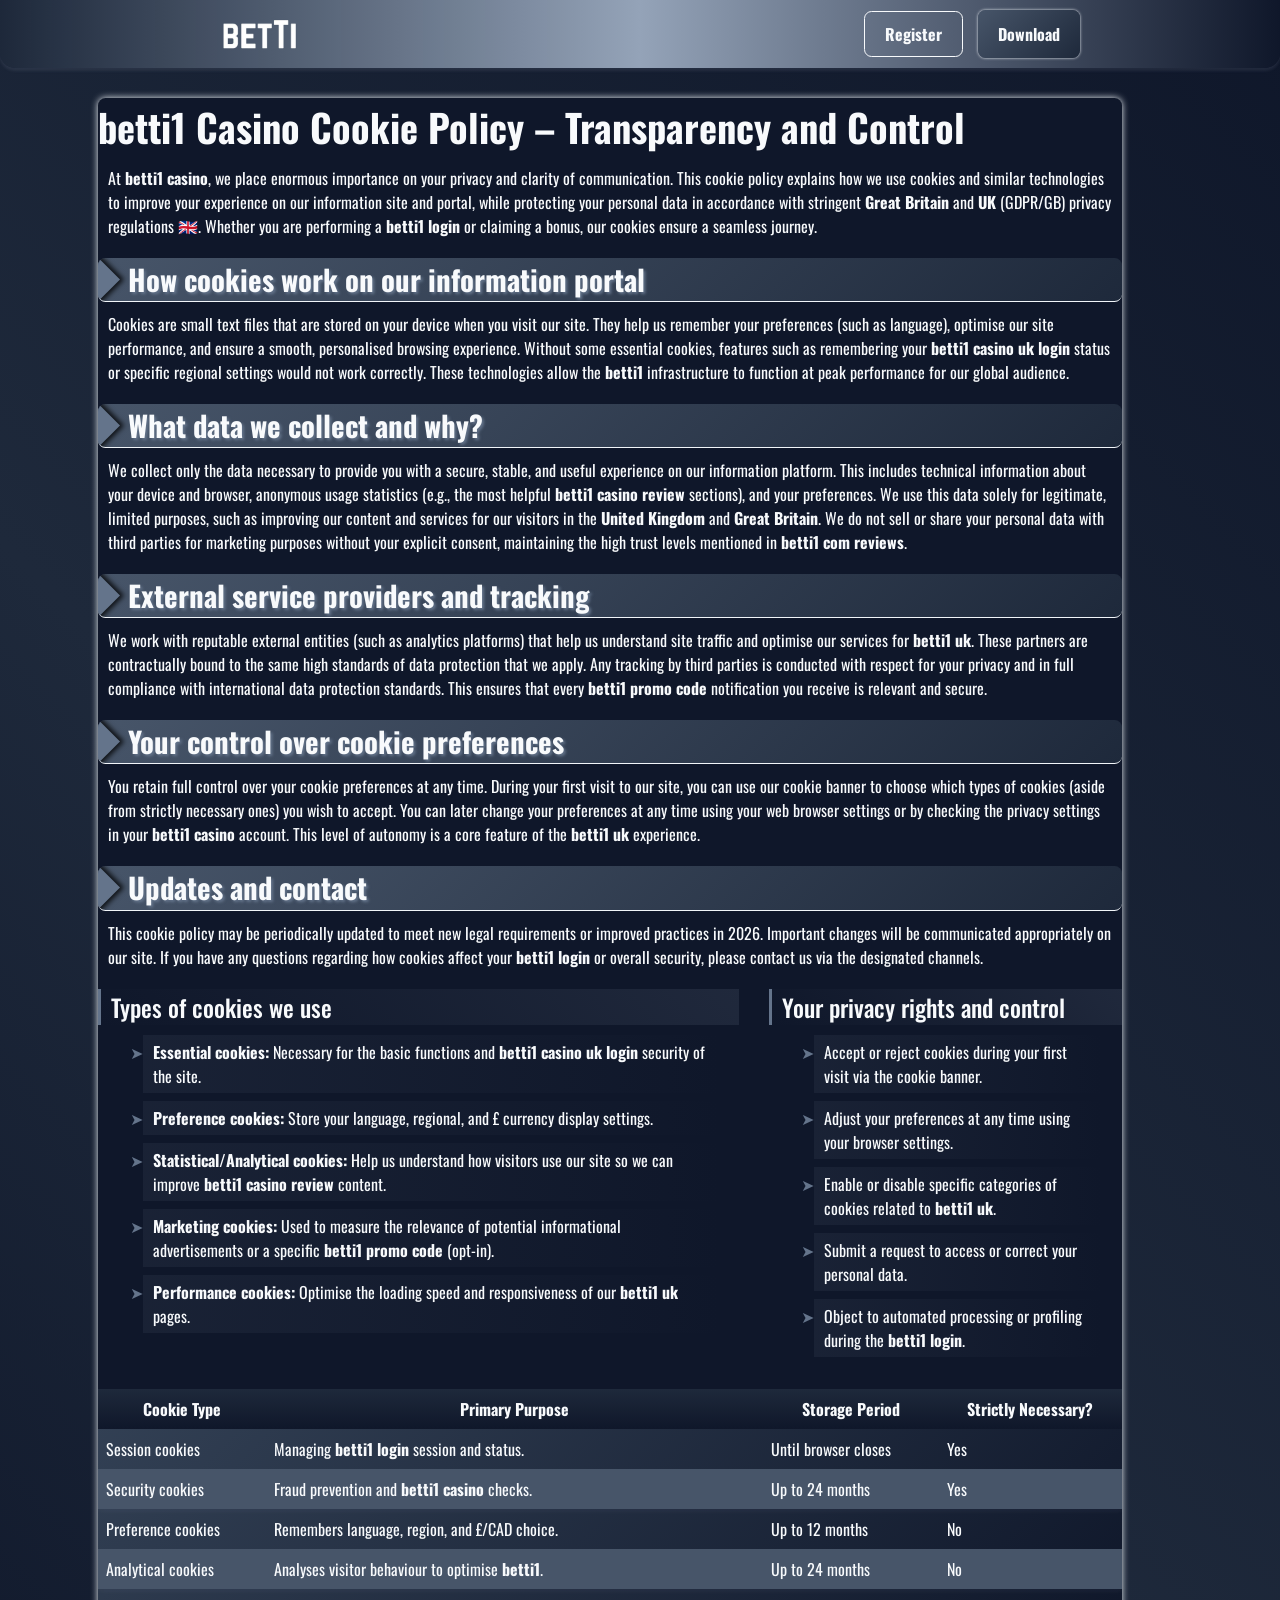
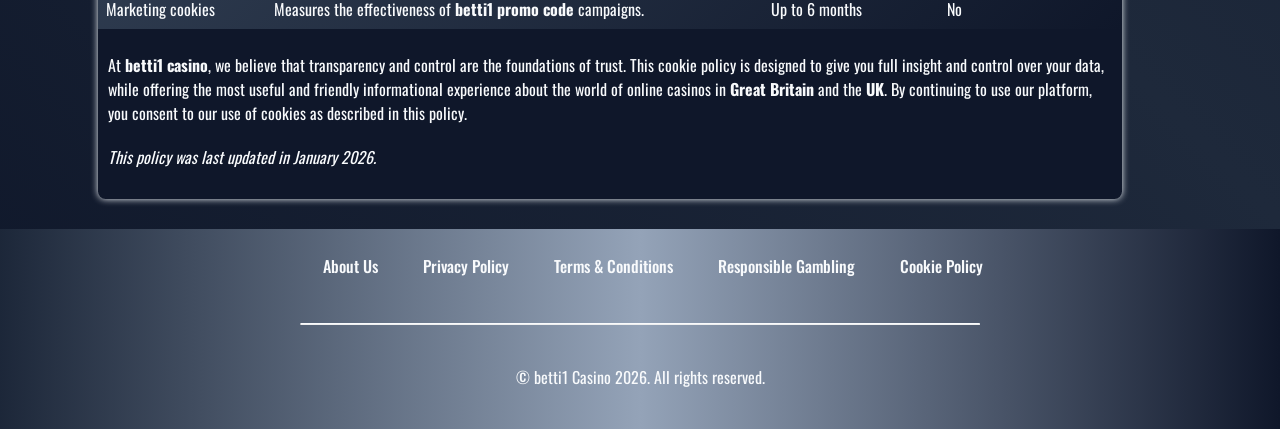
<file: cookie-policy/index.html>
<!DOCTYPE html>
<html lang="en">

<head>
    <meta charset="UTF-8">
    <meta name="viewport" content="width=device-width, initial-scale=1.0">
    <link rel="stylesheet" href="/style.css">
    <link rel="shortcut icon" href="/favicon.ico" type="image/x-icon">
    <title>betti1 Casino – Your privacy and transparency are our priority</title>
    <meta name="description"
        content="At betti1 Casino we handle your data with the utmost care. Review our cookie policy to see how cookies enhance your experience, with full transparency regarding your privacy in Great Britain and the UK.">
    <meta name="googlebot" content="index,follow,noarchive">

    <link rel="canonical" href="https://yorkshirerecyclingltd.co.uk/cookie-policy/">

    <meta property="og:type" content="website" />
    <meta property="og:title" content="betti1 Casino – Your privacy and transparency are our priority" />
    <meta property="og:description"
        content="betti1 Casino cookie policy - How we protect your data and optimise your informational experience." />
    <meta property="og:url" content="https://yorkshirerecyclingltd.co.uk/cookie-policy/" />
    <meta property="og:site_name" content="betti1 Casino" />
    <meta property="og:locale" content="en_CA" />

    <meta name="twitter:card" content="summary" />
    <meta name="twitter:title" content="Cookie Policy - betti1 Casino" />
    <meta name="twitter:description"
        content="Learn how betti1 Casino uses cookies to improve your informational and user experience." />
</head>

<body>

    <header>
        <div class="logo">
            <a href="/"><img src="/img/logo.webp" alt="betti1 Casino logo" width="140" height="70"></a>
        </div>

        <div class="header-btn">
            <a href="/play/" rel="nofollow" content="noindex" class="h-violet-btn">Register</a>
            <a href="/play/" rel="nofollow" content="noindex" class="h-accent-btn">Download</a>
        </div>
    </header>

    <main>
        <div class="wrapper">
            <div class="container">
                <h1>betti1 Casino Cookie Policy – Transparency and Control</h1>
                <p class="txt">
                    At <strong>betti1 casino</strong>, we place enormous importance on your privacy and clarity of
                    communication.
                    This cookie policy explains how we use cookies and similar technologies to improve your experience
                    on our information site and portal, while protecting your personal data in accordance with stringent
                    <strong>Great Britain</strong> and <strong>UK</strong> (GDPR/GB) privacy regulations 🇬🇧. Whether
                    you
                    are performing a <strong>betti1 login</strong> or claiming a bonus, our cookies ensure a seamless
                    journey.
                </p>

                <div class="container__header">
                    <h2>How cookies work on our information portal</h2>
                </div>
                <p class="txt">
                    Cookies are small text files that are stored on your device when you visit our site.
                    They help us remember your preferences (such as language), optimise our site performance, and ensure
                    a smooth, personalised browsing experience. Without some essential cookies, features such as
                    remembering your <strong>betti1 casino uk login</strong> status or specific regional settings would
                    not work correctly. These technologies allow the <strong>betti1</strong> infrastructure to function
                    at peak performance for our global audience.
                </p>

                <div class="container__header">
                    <h2>What data we collect and why?</h2>
                </div>
                <p class="txt">
                    We collect only the data necessary to provide you with a secure, stable, and useful experience on
                    our information platform.
                    This includes technical information about your device and browser, anonymous usage statistics (e.g.,
                    the most helpful <strong>betti1 casino review</strong> sections), and your preferences. We use this
                    data solely for legitimate, limited purposes,
                    such as improving our content and services for our visitors in the <strong>United Kingdom</strong>
                    and <strong>Great Britain</strong>.
                    We do not sell or share your personal data with third parties for marketing purposes without your
                    explicit consent, maintaining the high trust levels mentioned in <strong>betti1 com
                        reviews</strong>.
                </p>

                <div class="container__header">
                    <h2>External service providers and tracking</h2>
                </div>
                <p class="txt">
                    We work with reputable external entities (such as analytics platforms) that help us understand site
                    traffic and optimise our services for <strong>betti1 uk</strong>. These partners are contractually
                    bound to the same high standards
                    of data protection that we apply.
                    Any tracking by third parties is conducted with respect for your privacy and in full compliance with
                    international data protection standards. This ensures that every <strong>betti1 promo code</strong>
                    notification you receive is relevant and secure.
                </p>

                <div class="container__header">
                    <h2>Your control over cookie preferences</h2>
                </div>
                <p class="txt">
                    You retain full control over your cookie preferences at any time.
                    During your first visit to our site, you can use our cookie banner to choose which types of cookies
                    (aside from strictly necessary ones) you wish to accept.
                    You can later change your preferences at any time using your web browser settings or by checking the
                    privacy settings in your <strong>betti1 casino</strong> account. This level of autonomy is a core
                    feature of the <strong>betti1 uk</strong> experience.
                </p>

                <div class="container__header">
                    <h2>Updates and contact</h2>
                </div>
                <p class="txt">
                    This cookie policy may be periodically updated to meet new legal requirements or improved practices
                    in 2026.
                    Important changes will be communicated appropriately on our site.
                    If you have any questions regarding how cookies affect your <strong>betti1 login</strong> or overall
                    security, please contact us via the designated
                    channels.
                </p>

                <div class="comparison-list">
                    <div>
                        <h3>Types of cookies we use</h3>
                        <ul>
                            <li><strong>Essential cookies:</strong> Necessary for the basic functions and <strong>betti1
                                    casino uk login</strong> security of
                                the site.</li>
                            <li><strong>Preference cookies:</strong> Store your language, regional, and £ currency
                                display
                                settings.</li>
                            <li><strong>Statistical/Analytical cookies:</strong> Help us understand how visitors use our
                                site so we can improve <strong>betti1 casino review</strong> content.</li>
                            <li><strong>Marketing cookies:</strong> Used to measure the relevance of potential
                                informational advertisements or a specific <strong>betti1 promo code</strong> (opt-in).
                            </li>
                            <li><strong>Performance cookies:</strong> Optimise the loading speed and responsiveness of
                                our <strong>betti1 uk</strong> pages.</li>
                        </ul>
                    </div>

                    <div>
                        <h3>Your privacy rights and control</h3>
                        <ul>
                            <li>Accept or reject cookies during your first visit via the cookie banner.</li>
                            <li>Adjust your preferences at any time using your browser settings.</li>
                            <li>Enable or disable specific categories of cookies related to <strong>betti1 uk</strong>.
                            </li>
                            <li>Submit a request to access or correct your personal data.</li>
                            <li>Object to automated processing or profiling during the <strong>betti1 login</strong>.
                            </li>
                        </ul>
                    </div>
                </div>

                <div class="table-wrapper">
                    <table>
                        <thead>
                            <tr>
                                <th>Cookie Type</th>
                                <th>Primary Purpose</th>
                                <th>Storage Period</th>
                                <th>Strictly Necessary?</th>
                            </tr>
                        </thead>
                        <tbody>
                            <tr>
                                <td>Session cookies</td>
                                <td>Managing <strong>betti1 login</strong> session and status.</td>
                                <td>Until browser closes</td>
                                <td>Yes</td>
                            </tr>
                            <tr>
                                <td>Security cookies</td>
                                <td>Fraud prevention and <strong>betti1 casino</strong> checks.</td>
                                <td>Up to 24 months</td>
                                <td>Yes</td>
                            </tr>
                            <tr>
                                <td>Preference cookies</td>
                                <td>Remembers language, region, and £/CAD choice.</td>
                                <td>Up to 12 months</td>
                                <td>No</td>
                            </tr>
                            <tr>
                                <td>Analytical cookies</td>
                                <td>Analyses visitor behaviour to optimise <strong>betti1</strong>.</td>
                                <td>Up to 24 months</td>
                                <td>No</td>
                            </tr>
                            <tr>
                                <td>Marketing cookies</td>
                                <td>Measures the effectiveness of <strong>betti1 promo code</strong> campaigns.</td>
                                <td>Up to 6 months</td>
                                <td>No</td>
                            </tr>
                        </tbody>
                    </table>
                </div>

                <p class="txt">
                    At <strong>betti1 casino</strong>, we believe that transparency and control are the foundations of
                    trust.
                    This cookie policy is designed to give you full insight and control over your data, while offering
                    the most useful and friendly informational experience about the world of online casinos in
                    <strong>Great Britain</strong> and the <strong>UK</strong>.
                    By continuing to use our platform, you consent to our use of cookies as described in this policy.
                </p>
                <p class="txt">
                    <em>This policy was last updated in January 2026.</em>
                </p>
            </div>
        </div>
    </main>

    <footer>
        <ul class="f-nav">
            <li>
                <a href="/about-us/">About Us</a>
            </li>
            <li>
                <a href="/privacy-policy/">Privacy Policy</a>
            </li>
            <li>
                <a href="/terms-and-conditions/">Terms & Conditions</a>
            </li>
            <li>
                <a href="/responsible-gambling/">Responsible Gambling</a>
            </li>
            <li>
                <a href="/cookie-policy/">Cookie Policy</a>
            </li>
        </ul>

        <hr>

        <p class="txt">
            © betti1 Casino 2026. All rights reserved.
        </p>
    </footer>
</body>

</html>
</file>
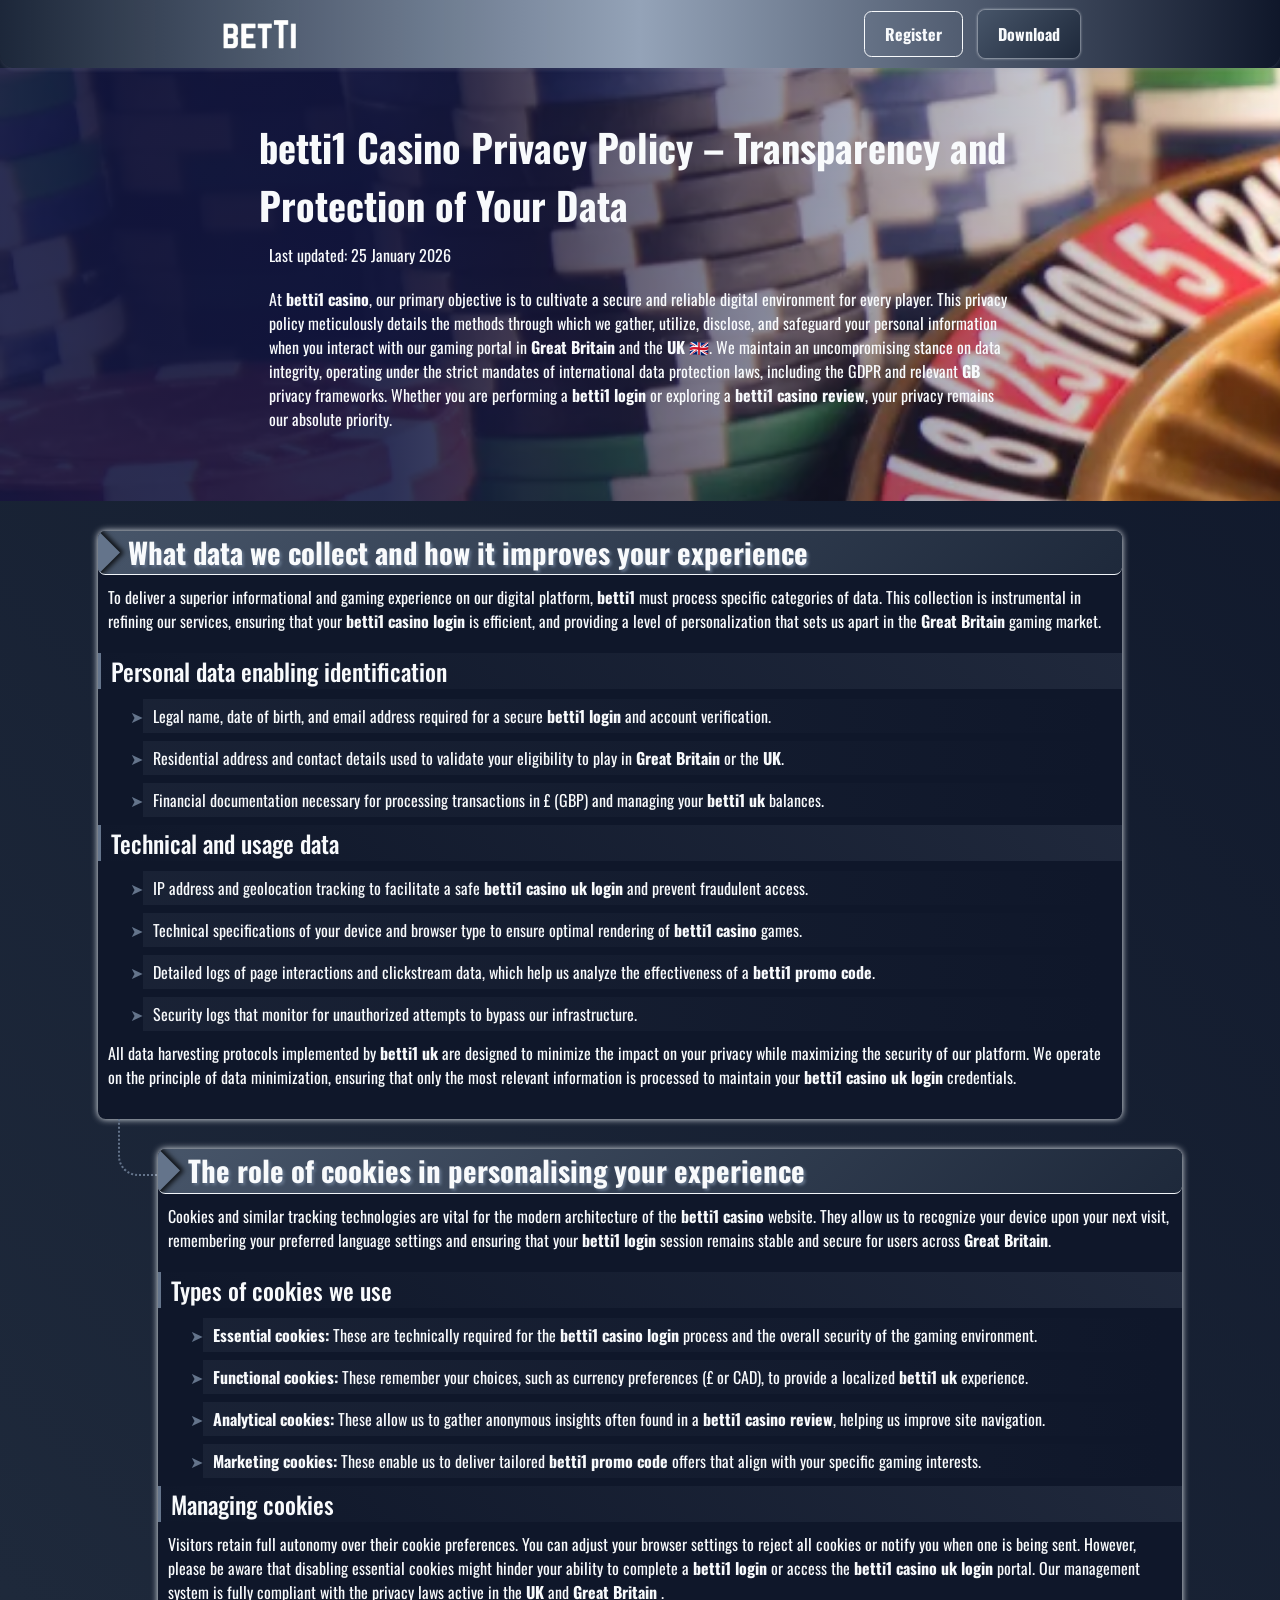
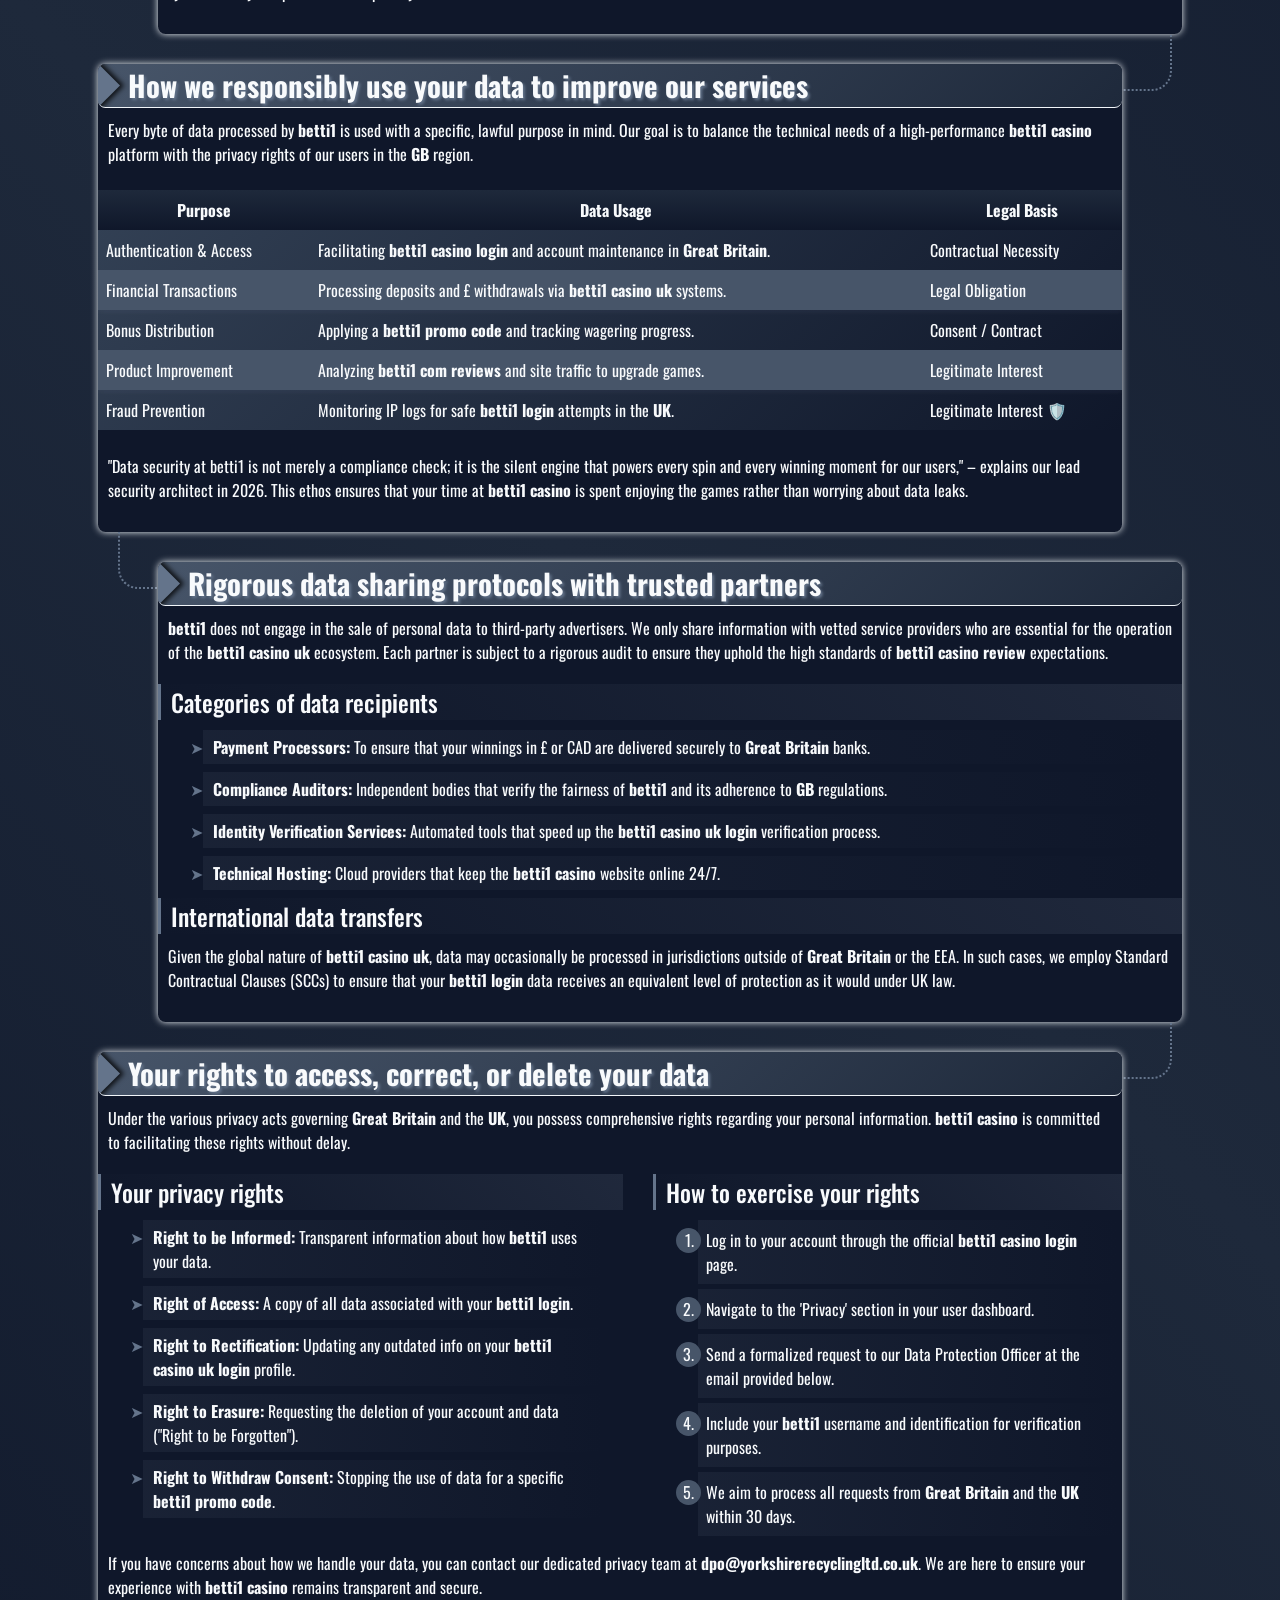
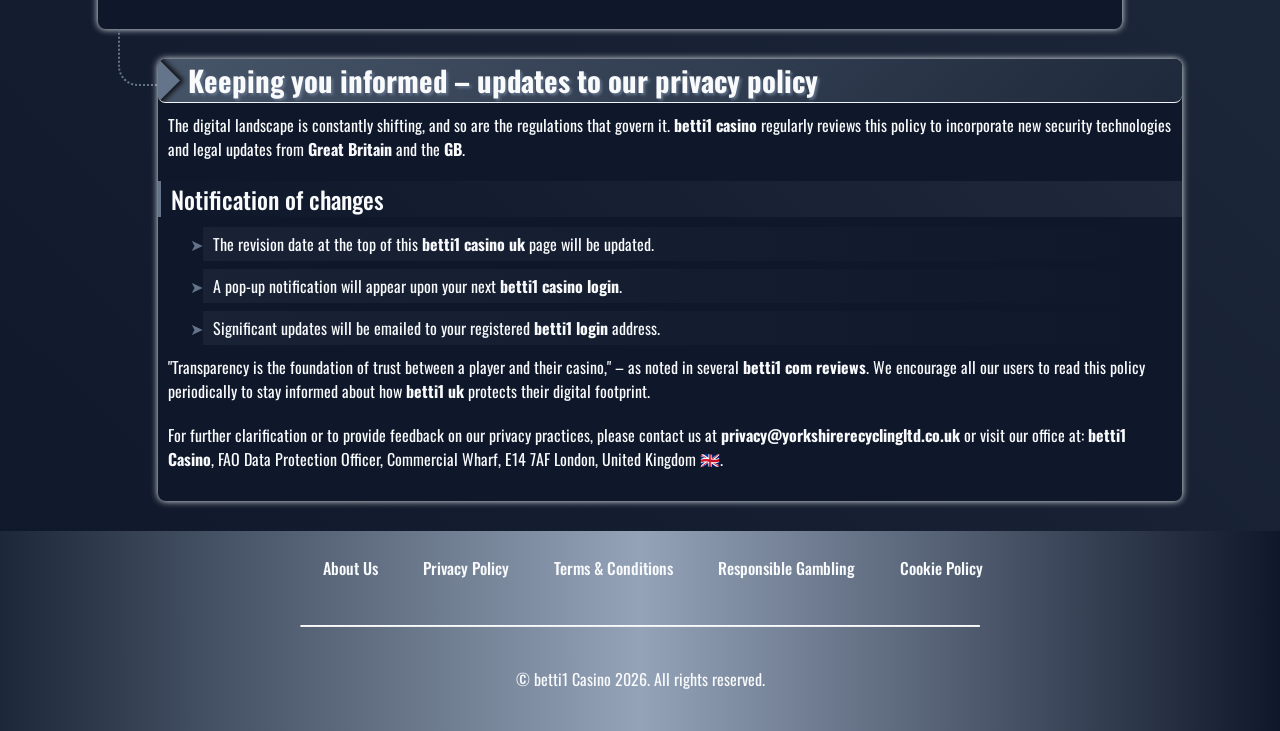
<file: privacy-policy/index.html>
<!DOCTYPE html>
<html lang="en">

<head>
    <meta charset="UTF-8">
    <meta name="viewport" content="width=device-width, initial-scale=1.0">
    <link rel="stylesheet" href="/style.css">
    <link rel="shortcut icon" href="/favicon.ico" type="image/x-icon">
    <title>betti1 Casino – Privacy Policy - Transparency and Protection of Your Data</title>
    <meta name="description"
        content="betti1 Casino guarantees full transparency in data processing. Learn how we safely collect, protect, and use your data for a safer and more personalised user experience.">
    <meta name="googlebot" content="index,follow,noarchive">

    <link rel="canonical" href="https://yorkshirerecyclingltd.co.uk/privacy-policy/">

    <meta property="og:type" content="website" />
    <meta property="og:title" content="betti1 Casino – Privacy Policy - Transparency and Protection of Your Data" />
    <meta property="og:description" content="betti1 Casino guarantees full transparency in data processing." />
    <meta property="og:url" content="https://yorkshirerecyclingltd.co.uk/privacy-policy/" />
    <meta property="og:site_name" content="betti1 Casino" />
    <meta property="og:locale" content="en_CA" />

    <script type="application/ld+json">
    {
        "@context": "https://schema.org",
        "@type": "WebPage",
        "name": "betti1 Casino Privacy Policy",
        "description": "betti1 Casino privacy policy - transparent data protection for users.",
        "url": "https://yorkshirerecyclingltd.co.uk/privacy-policy/",
        "inLanguage": "en-GB"
    }
    </script>
</head>

<body>

    <header>
        <div class="logo">
            <a href="/"><img src="/img/logo.webp" alt="betti1 Casino logo" width="140" height="70"></a>
        </div>

        <div class="header-btn">
            <a href="/play/" rel="nofollow" content="noindex" class="h-violet-btn">Register</a>
            <a href="/play/" rel="nofollow" content="noindex" class="h-accent-btn">Download</a>
        </div>
    </header>

    <main>
        <div class="promo">
            <div class="promo-l">
                <h1>betti1 Casino Privacy Policy – Transparency and Protection of Your Data</h1>
                <p class="txt">
                    Last updated: 25 January 2026
                </p>
                <p class="txt">
                    At <strong>betti1 casino</strong>, our primary objective is to cultivate a secure and reliable
                    digital environment for every player. This privacy policy meticulously details the methods through
                    which we gather, utilize, disclose, and safeguard your personal information when you interact with
                    our gaming portal in <strong>Great Britain</strong> and the <strong>UK</strong> 🇬🇧. We maintain
                    an
                    uncompromising stance on data integrity, operating under the strict mandates of international data
                    protection laws, including the GDPR and relevant <strong>GB</strong> privacy frameworks. Whether you
                    are performing a <strong>betti1 login</strong> or exploring a <strong>betti1 casino review</strong>,
                    your privacy remains our absolute priority.
                </p>
            </div>
        </div>

        <div class="wrapper">
            <div class="container">
                <div class="container__header">
                    <h2>What data we collect and how it improves your experience</h2>
                </div>
                <p class="txt">
                    To deliver a superior informational and gaming experience on our digital platform,
                    <strong>betti1</strong> must process specific categories of data. This collection is instrumental in
                    refining our services, ensuring that your <strong>betti1 casino login</strong> is efficient, and
                    providing a level of personalization that sets us apart in the <strong>Great Britain</strong> gaming
                    market.
                </p>

                <h3>Personal data enabling identification</h3>
                <ul>
                    <li>Legal name, date of birth, and email address required for a secure <strong>betti1 login</strong>
                        and account verification.</li>
                    <li>Residential address and contact details used to validate your eligibility to play in
                        <strong>Great Britain</strong> or the <strong>UK</strong>.
                    </li>
                    <li>Financial documentation necessary for processing transactions in £ (GBP) and managing your
                        <strong>betti1 uk</strong> balances.
                    </li>
                </ul>

                <h3>Technical and usage data</h3>
                <ul>
                    <li>IP address and geolocation tracking to facilitate a safe <strong>betti1 casino uk login</strong>
                        and prevent fraudulent access.</li>
                    <li>Technical specifications of your device and browser type to ensure optimal rendering of
                        <strong>betti1 casino</strong> games.
                    </li>
                    <li>Detailed logs of page interactions and clickstream data, which help us analyze the effectiveness
                        of a <strong>betti1 promo code</strong>.</li>
                    <li>Security logs that monitor for unauthorized attempts to bypass our infrastructure.</li>
                </ul>

                <p class="txt">
                    All data harvesting protocols implemented by <strong>betti1 uk</strong> are designed to minimize the
                    impact on your privacy while maximizing the security of our platform. We operate on the principle of
                    data minimization, ensuring that only the most relevant information is processed to maintain your
                    <strong>betti1 casino uk login</strong> credentials.
                </p>
            </div>

            <div class="container">
                <div class="container__header">
                    <h2>The role of cookies in personalising your experience</h2>
                </div>
                <p class="txt">
                    Cookies and similar tracking technologies are vital for the modern architecture of the
                    <strong>betti1 casino</strong> website. They allow us to recognize your device upon your next visit,
                    remembering your preferred language settings and ensuring that your <strong>betti1 login</strong>
                    session remains stable and secure for users across <strong>Great Britain</strong>.
                </p>

                <h3>Types of cookies we use</h3>
                <ul>
                    <li><strong>Essential cookies:</strong> These are technically required for the <strong>betti1 casino
                            login</strong> process and the overall security of the gaming environment.</li>
                    <li><strong>Functional cookies:</strong> These remember your choices, such as currency preferences
                        (£ or CAD), to provide a localized <strong>betti1 uk</strong> experience.</li>
                    <li><strong>Analytical cookies:</strong> These allow us to gather anonymous insights often found in
                        a <strong>betti1 casino review</strong>, helping us improve site navigation.</li>
                    <li><strong>Marketing cookies:</strong> These enable us to deliver tailored <strong>betti1 promo
                            code</strong> offers that align with your specific gaming interests.</li>
                </ul>

                <h3>Managing cookies</h3>
                <p class="txt">
                    Visitors retain full autonomy over their cookie preferences. You can adjust your browser settings to
                    reject all cookies or notify you when one is being sent. However, please be aware that disabling
                    essential cookies might hinder your ability to complete a <strong>betti1 login</strong> or access
                    the <strong>betti1 casino uk login</strong> portal. Our management system is fully compliant with
                    the privacy laws active in the <strong>UK</strong> and <strong>Great Britain</strong> .
                </p>
            </div>

            <div class="container">
                <div class="container__header">
                    <h2>How we responsibly use your data to improve our services</h2>
                </div>
                <p class="txt">
                    Every byte of data processed by <strong>betti1</strong> is used with a specific, lawful purpose in
                    mind. Our goal is to balance the technical needs of a high-performance <strong>betti1
                        casino</strong> platform with the privacy rights of our users in the <strong>GB</strong> region.
                </p>

                <div class="table-wrapper">
                    <table>
                        <thead>
                            <tr>
                                <th>Purpose</th>
                                <th>Data Usage</th>
                                <th>Legal Basis</th>
                            </tr>
                        </thead>
                        <tbody>
                            <tr>
                                <td>Authentication & Access</td>
                                <td>Facilitating <strong>betti1 casino login</strong> and account maintenance in
                                    <strong>Great Britain</strong>.
                                </td>
                                <td>Contractual Necessity</td>
                            </tr>
                            <tr>
                                <td>Financial Transactions</td>
                                <td>Processing deposits and £ withdrawals via <strong>betti1 casino uk</strong> systems.
                                </td>
                                <td>Legal Obligation</td>
                            </tr>
                            <tr>
                                <td>Bonus Distribution</td>
                                <td>Applying a <strong>betti1 promo code</strong> and tracking wagering progress.</td>
                                <td>Consent / Contract</td>
                            </tr>
                            <tr>
                                <td>Product Improvement</td>
                                <td>Analyzing <strong>betti1 com reviews</strong> and site traffic to upgrade games.
                                </td>
                                <td>Legitimate Interest</td>
                            </tr>
                            <tr>
                                <td>Fraud Prevention</td>
                                <td>Monitoring IP logs for safe <strong>betti1 login</strong> attempts in the
                                    <strong>UK</strong>.
                                </td>
                                <td>Legitimate Interest 🛡️</td>
                            </tr>
                        </tbody>
                    </table>
                </div>

                <p class="txt">
                    "Data security at betti1 is not merely a compliance check; it is the silent engine that powers every
                    spin and every winning moment for our users," – explains our lead security architect in 2026. This
                    ethos ensures that your time at <strong>betti1 casino</strong> is spent enjoying the games rather
                    than worrying about data leaks.
                </p>
            </div>

            <div class="container">
                <div class="container__header">
                    <h2>Rigorous data sharing protocols with trusted partners</h2>
                </div>
                <p class="txt">
                    <strong>betti1</strong> does not engage in the sale of personal data to third-party advertisers. We
                    only share information with vetted service providers who are essential for the operation of the
                    <strong>betti1 casino uk</strong> ecosystem. Each partner is subject to a rigorous audit to ensure
                    they uphold the high standards of <strong>betti1 casino review</strong> expectations.
                </p>

                <h3>Categories of data recipients</h3>
                <ul>
                    <li><strong>Payment Processors:</strong> To ensure that your winnings in £ or CAD are delivered
                        securely to <strong>Great Britain</strong> banks.</li>
                    <li><strong>Compliance Auditors:</strong> Independent bodies that verify the fairness of
                        <strong>betti1</strong> and its adherence to <strong>GB</strong> regulations.
                    </li>
                    <li><strong>Identity Verification Services:</strong> Automated tools that speed up the
                        <strong>betti1 casino uk login</strong> verification process.
                    </li>
                    <li><strong>Technical Hosting:</strong> Cloud providers that keep the <strong>betti1 casino</strong>
                        website online 24/7.</li>
                </ul>

                <h3>International data transfers</h3>
                <p class="txt">
                    Given the global nature of <strong>betti1 casino uk</strong>, data may occasionally be processed in
                    jurisdictions outside of <strong>Great Britain</strong> or the EEA. In such cases, we employ
                    Standard
                    Contractual Clauses (SCCs) to ensure that your <strong>betti1 login</strong> data receives an
                    equivalent level of protection as it would under UK law.
                </p>
            </div>

            <div class="container">
                <div class="container__header">
                    <h2>Your rights to access, correct, or delete your data</h2>
                </div>
                <p class="txt">
                    Under the various privacy acts governing <strong>Great Britain</strong> and the <strong>UK</strong>,
                    you
                    possess comprehensive rights regarding your personal information. <strong>betti1 casino</strong> is
                    committed to facilitating these rights without delay.
                </p>

                <div class="comparison-list">
                    <div>
                        <h3>Your privacy rights</h3>
                        <ul>
                            <li><strong>Right to be Informed:</strong> Transparent information about how
                                <strong>betti1</strong> uses your data.
                            </li>
                            <li><strong>Right of Access:</strong> A copy of all data associated with your <strong>betti1
                                    login</strong>.</li>
                            <li><strong>Right to Rectification:</strong> Updating any outdated info on your
                                <strong>betti1 casino uk login</strong> profile.
                            </li>
                            <li><strong>Right to Erasure:</strong> Requesting the deletion of your account and data
                                ("Right to be Forgotten").</li>
                            <li><strong>Right to Withdraw Consent:</strong> Stopping the use of data for a specific
                                <strong>betti1 promo code</strong>.
                            </li>
                        </ul>
                    </div>

                    <div>
                        <h3>How to exercise your rights</h3>
                        <ol>
                            <li>Log in to your account through the official <strong>betti1 casino login</strong> page.
                            </li>
                            <li>Navigate to the 'Privacy' section in your user dashboard.</li>
                            <li>Send a formalized request to our Data Protection Officer at the email provided below.
                            </li>
                            <li>Include your <strong>betti1</strong> username and identification for verification
                                purposes.</li>
                            <li>We aim to process all requests from <strong>Great Britain</strong> and the
                                <strong>UK</strong>
                                within 30 days.
                            </li>
                        </ol>
                    </div>
                </div>

                <p class="txt">
                    If you have concerns about how we handle your data, you can contact our dedicated privacy team at
                    <strong>dpo@yorkshirerecyclingltd.co.uk</strong>. We are here to ensure your experience with
                    <strong>betti1 casino</strong> remains transparent and secure.
                </p>
            </div>

            <div class="container">
                <div class="container__header">
                    <h2>Keeping you informed – updates to our privacy policy</h2>
                </div>
                <p class="txt">
                    The digital landscape is constantly shifting, and so are the regulations that govern it.
                    <strong>betti1 casino</strong> regularly reviews this policy to incorporate new security
                    technologies and legal updates from <strong>Great Britain</strong> and the <strong>GB</strong>.
                </p>

                <h3>Notification of changes</h3>
                <ul>
                    <li>The revision date at the top of this <strong>betti1 casino uk</strong> page will be updated.
                    </li>
                    <li>A pop-up notification will appear upon your next <strong>betti1 casino login</strong>.</li>
                    <li>Significant updates will be emailed to your registered <strong>betti1 login</strong> address.
                    </li>
                </ul>

                <p class="txt">
                    "Transparency is the foundation of trust between a player and their casino," – as noted in several
                    <strong>betti1 com reviews</strong>. We encourage all our users to read this policy periodically to
                    stay informed about how <strong>betti1 uk</strong> protects their digital footprint.
                </p>

                <p class="txt">
                    For further clarification or to provide feedback on our privacy practices, please contact us at
                    <strong>privacy@yorkshirerecyclingltd.co.uk</strong> or visit our office at: <strong>betti1
                        Casino</strong>, FAO Data Protection Officer,
                    Commercial Wharf, E14 7AF London, United Kingdom 🇬🇧.
                </p>
            </div>
        </div>
    </main>

    <footer>
        <ul class="f-nav">
            <li><a href="/about-us/">About Us</a></li>
            <li><a href="/privacy-policy/">Privacy Policy</a></li>
            <li><a href="/terms-and-conditions/">Terms & Conditions</a></li>
            <li><a href="/responsible-gambling/">Responsible Gambling</a></li>
            <li><a href="/cookie-policy/">Cookie Policy</a></li>
        </ul>

        <hr>

        <p class="txt">
            © betti1 Casino 2026. All rights reserved.
        </p>
    </footer>
</body>

</html>
</file>
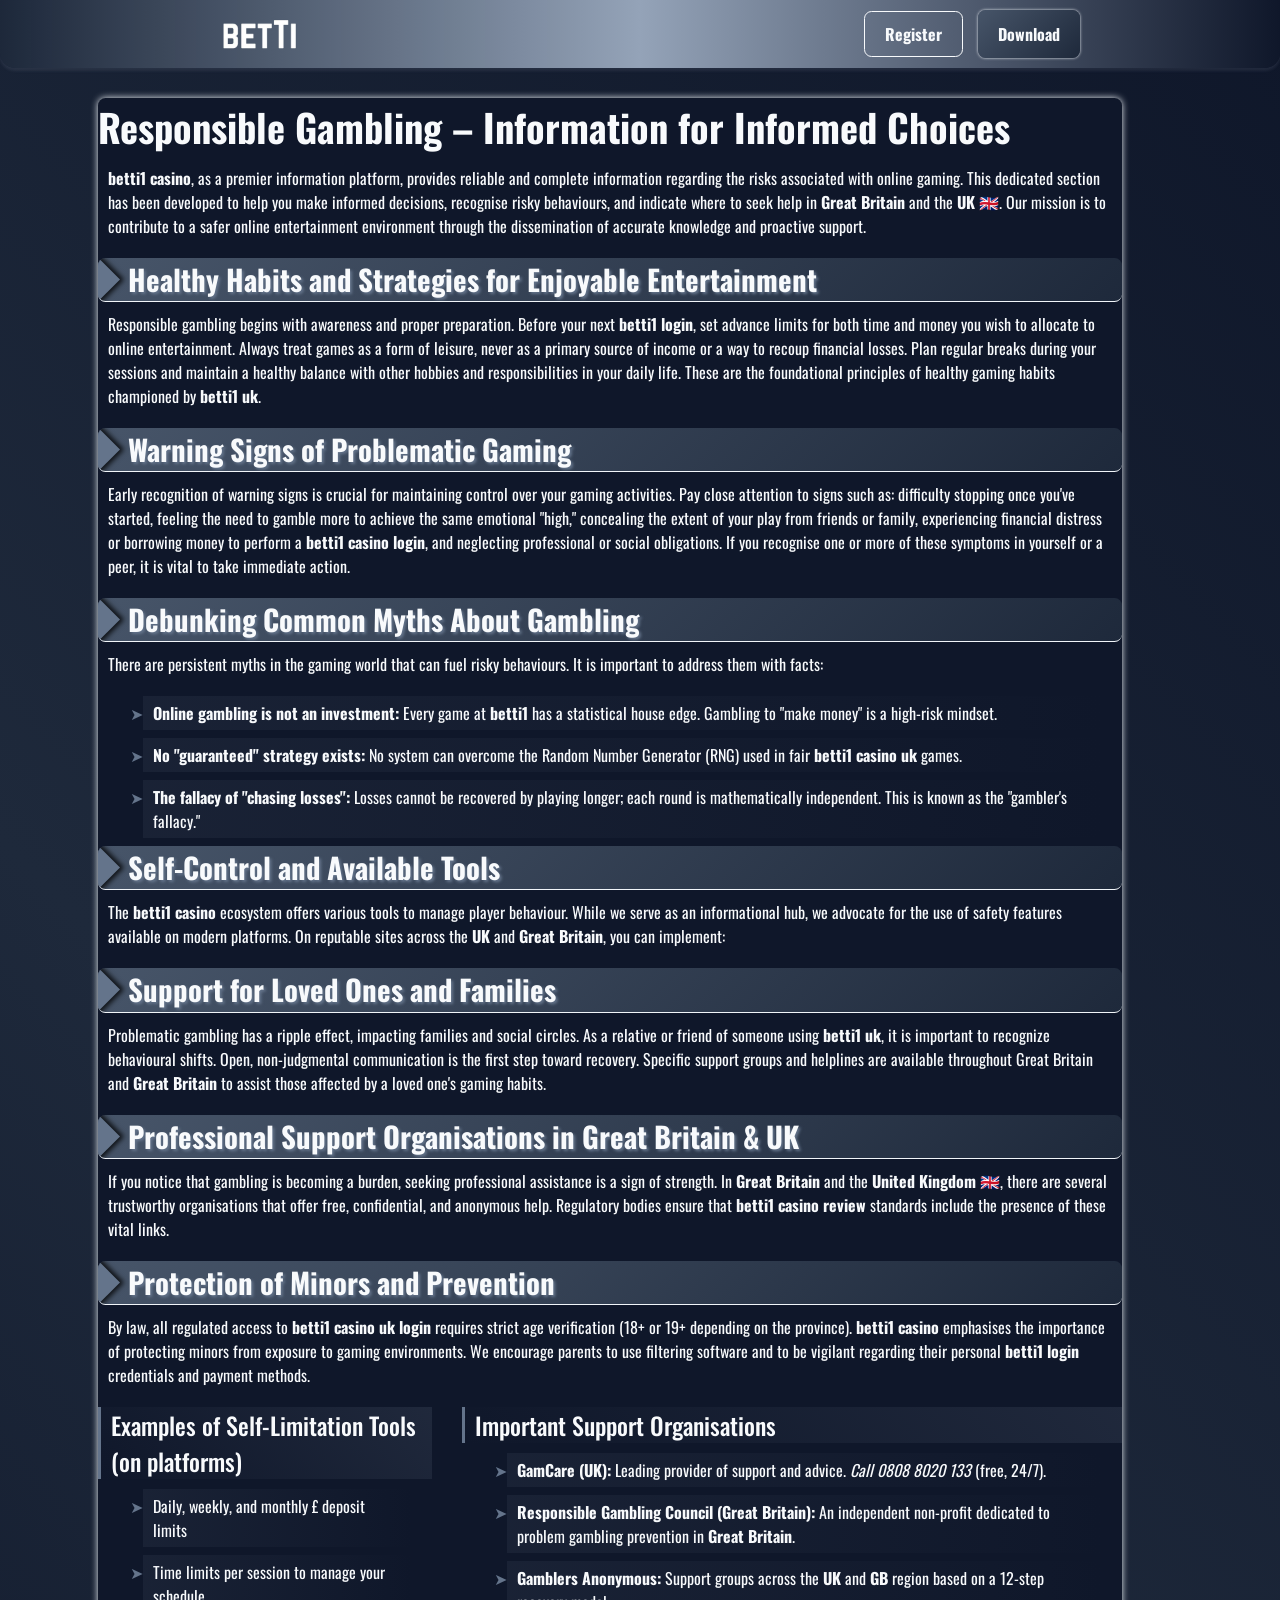
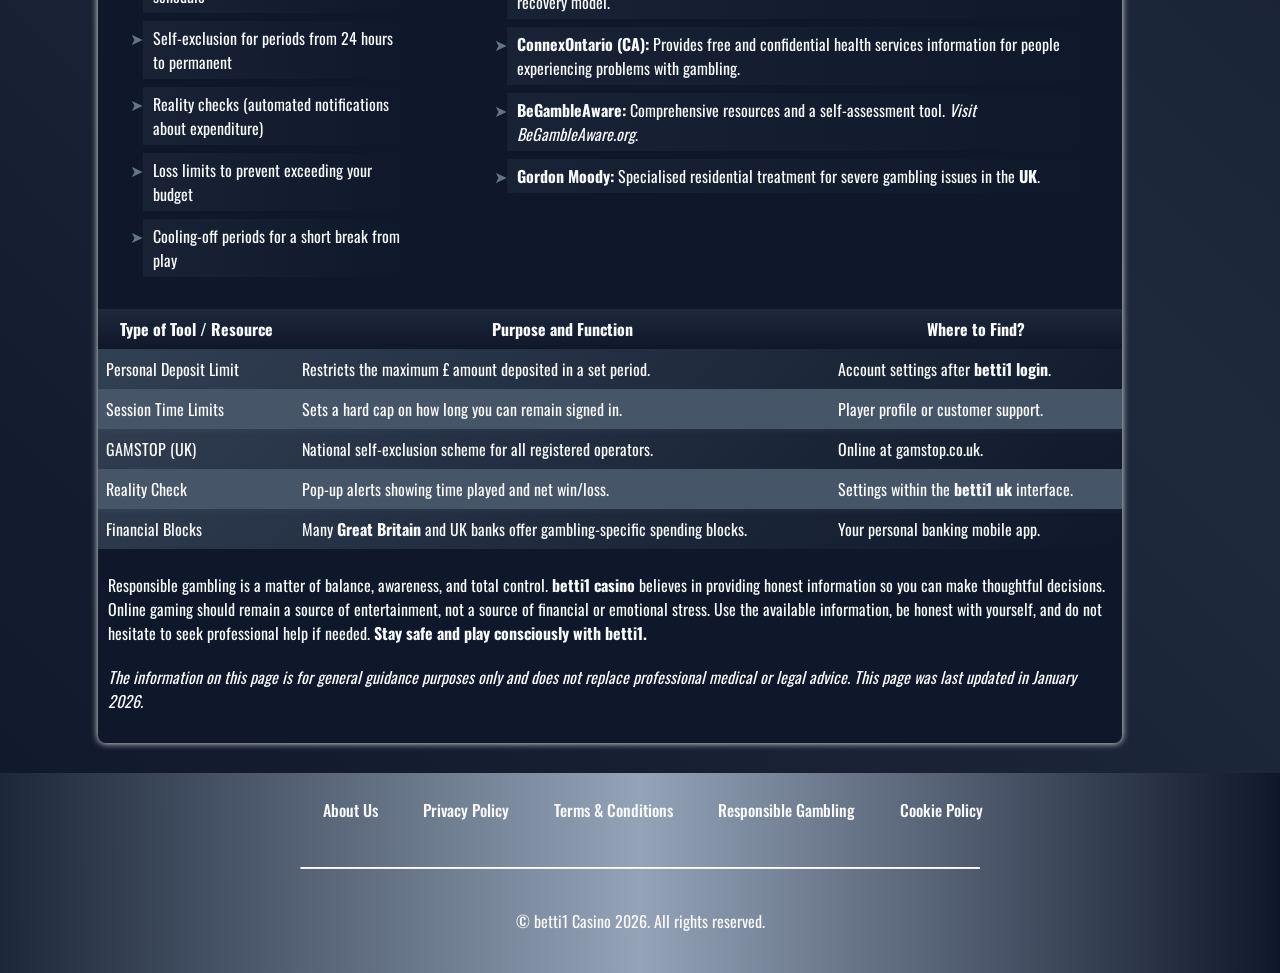
<file: responsible-gambling/index.html>
<!DOCTYPE html>
<html lang="en">

<head>
    <meta charset="UTF-8">
    <meta name="viewport" content="width=device-width, initial-scale=1.0">
    <link rel="stylesheet" href="/style.css">
    <link rel="shortcut icon" href="/favicon.ico" type="image/x-icon">
    <title>Responsible Gambling – Information and Support via betti1 Casino</title>
    <meta name="description"
        content="betti1 Casino provides information on responsible gambling. Learn to recognise risky behaviours, find self-control tools, and discover professional support organisations for safe and conscious enjoyment of online entertainment.">
    <meta name="googlebot" content="index,follow,noarchive">

    <link rel="canonical" href="https://yorkshirerecyclingltd.co.uk/responsible-gambling/">

    <meta property="og:type" content="website" />
    <meta property="og:title" content="Responsible Gambling – Information and Support via betti1 Casino" />
    <meta property="og:description"
        content="betti1 Casino provides information on responsible gambling. Learn to recognise risky behaviours and find effective self-control tools." />
    <meta property="og:url" content="https://yorkshirerecyclingltd.co.uk/responsible-gambling/" />
    <meta property="og:site_name" content="betti1 Casino" />
    <meta property="og:locale" content="en_CA" />

    <meta name="twitter:card" content="summary" />
    <meta name="twitter:title" content="Responsible Gambling – Information from betti1 Casino" />
    <meta name="twitter:description"
        content="Strategies and tools for healthy and conscious enjoyment of online entertainment, developed by betti1 Casino." />
</head>

<body>

    <header>
        <div class="logo">
            <a href="/"><img src="/img/logo.webp" alt="betti1 Casino logo" width="140" height="70"></a>
        </div>

        <div class="header-btn">
            <a href="/play/" rel="nofollow" content="noindex" class="h-violet-btn">Register</a>
            <a href="/play/" rel="nofollow" content="noindex" class="h-accent-btn">Download</a>
        </div>
    </header>

    <main>
        <div class="wrapper">
            <div class="container">
                <h1>Responsible Gambling – Information for Informed Choices</h1>
                <p class="txt">
                    <strong>betti1 casino</strong>, as a premier information platform, provides reliable and complete
                    information regarding the risks associated with online gaming. This dedicated section has been
                    developed to help you make informed decisions, recognise risky behaviours, and indicate where to
                    seek help in <strong>Great Britain</strong> and the <strong>UK</strong> 🇬🇧. Our mission is to
                    contribute to a safer online entertainment environment through the dissemination of accurate
                    knowledge and proactive support.
                </p>

                <div class="container__header">
                    <h2>Healthy Habits and Strategies for Enjoyable Entertainment</h2>
                </div>
                <p class="txt">
                    Responsible gambling begins with awareness and proper preparation. Before your next <strong>betti1
                        login</strong>, set advance limits for both time and money you wish to allocate to online
                    entertainment. Always treat games as a form of leisure, never as a primary source of income or a way
                    to recoup financial losses. Plan regular breaks during your sessions and maintain a healthy balance
                    with other hobbies and responsibilities in your daily life. These are the foundational principles of
                    healthy gaming habits championed by <strong>betti1 uk</strong>.
                </p>

                <div class="container__header">
                    <h2>Warning Signs of Problematic Gaming</h2>
                </div>
                <p class="txt">
                    Early recognition of warning signs is crucial for maintaining control over your gaming activities.
                    Pay close attention to signs such as: difficulty stopping once you've started, feeling the need to
                    gamble more to achieve the same emotional "high," concealing the extent of your play from friends or
                    family, experiencing financial distress or borrowing money to perform a <strong>betti1 casino
                        login</strong>, and neglecting professional or social obligations. If you recognise one or more
                    of these symptoms in yourself or a peer, it is vital to take immediate action.
                </p>

                <div class="container__header">
                    <h2>Debunking Common Myths About Gambling</h2>
                </div>
                <p class="txt">
                    There are persistent myths in the gaming world that can fuel risky behaviours. It is important to
                    address them with facts:
                <ul>
                    <li><strong>Online gambling is not an investment:</strong> Every game at <strong>betti1</strong> has
                        a statistical house edge. Gambling to "make money" is a high-risk mindset.</li>
                    <li><strong>No "guaranteed" strategy exists:</strong> No system can overcome the Random Number
                        Generator (RNG) used in fair <strong>betti1 casino uk</strong> games.</li>
                    <li><strong>The fallacy of "chasing losses":</strong> Losses cannot be recovered by playing longer;
                        each round is mathematically independent. This is known as the "gambler's fallacy."</li>
                </ul>
                </p>

                <div class="container__header">
                    <h2>Self-Control and Available Tools</h2>
                </div>
                <p class="txt">
                    The <strong>betti1 casino</strong> ecosystem offers various tools to manage player behaviour. While
                    we serve as an informational hub, we advocate for the use of safety features available on modern
                    platforms. On reputable sites across the <strong>UK</strong> and <strong>Great Britain</strong>, you
                    can
                    implement:
                </p>

                <div class="container__header">
                    <h2>Support for Loved Ones and Families</h2>
                </div>
                <p class="txt">
                    Problematic gambling has a ripple effect, impacting families and social circles. As a relative or
                    friend of someone using <strong>betti1 uk</strong>, it is important to recognize behavioural shifts.
                    Open, non-judgmental communication is the first step toward recovery. Specific support groups and
                    helplines are available throughout Great Britain and <strong>Great Britain</strong> to assist those
                    affected by a loved one's gaming habits.
                </p>

                <div class="container__header">
                    <h2>Professional Support Organisations in Great Britain & UK</h2>
                </div>
                <p class="txt">
                    If you notice that gambling is becoming a burden, seeking professional assistance is a sign of
                    strength. In <strong>Great Britain</strong> and the <strong>United Kingdom</strong> 🇬🇧, there
                    are
                    several trustworthy organisations that offer free, confidential, and anonymous help. Regulatory
                    bodies ensure that <strong>betti1 casino review</strong> standards include the presence of these
                    vital links.
                </p>

                <div class="container__header">
                    <h2>Protection of Minors and Prevention</h2>
                </div>
                <p class="txt">
                    By law, all regulated access to <strong>betti1 casino uk login</strong> requires strict age
                    verification (18+ or 19+ depending on the province). <strong>betti1 casino</strong> emphasises the
                    importance of protecting minors from exposure to gaming environments. We encourage parents to use
                    filtering software and to be vigilant regarding their personal <strong>betti1 login</strong>
                    credentials and payment methods.
                </p>

                <div class="comparison-list">
                    <div>
                        <h3>Examples of Self-Limitation Tools (on platforms)</h3>
                        <ul>
                            <li>Daily, weekly, and monthly £ deposit limits</li>
                            <li>Time limits per session to manage your schedule</li>
                            <li>Self-exclusion for periods from 24 hours to permanent</li>
                            <li>Reality checks (automated notifications about expenditure)</li>
                            <li>Loss limits to prevent exceeding your budget</li>
                            <li>Cooling-off periods for a short break from play</li>
                        </ul>
                    </div>

                    <div>
                        <h3>Important Support Organisations</h3>
                        <ul>
                            <li><strong>GamCare (UK):</strong> Leading provider of support and advice.
                                <em>Call 0808 8020 133</em> (free, 24/7).
                            </li>
                            <li><strong>Responsible Gambling Council (Great Britain):</strong> An independent non-profit
                                dedicated to problem gambling prevention in <strong>Great Britain</strong>.</li>
                            <li><strong>Gamblers Anonymous:</strong> Support groups across the <strong>UK</strong> and
                                <strong>GB</strong> region based on a 12-step recovery model.
                            </li>
                            <li><strong>ConnexOntario (CA):</strong> Provides free and confidential health services
                                information for people experiencing problems with gambling.</li>
                            <li><strong>BeGambleAware:</strong> Comprehensive resources and a self-assessment tool.
                                <em>Visit BeGambleAware.org</em>.
                            </li>
                            <li><strong>Gordon Moody:</strong> Specialised residential treatment for severe gambling
                                issues in the <strong>UK</strong>.</li>
                        </ul>
                    </div>
                </div>

                <div class="table-wrapper">
                    <table>
                        <thead>
                            <tr>
                                <th>Type of Tool / Resource</th>
                                <th>Purpose and Function</th>
                                <th>Where to Find?</th>
                            </tr>
                        </thead>
                        <tbody>
                            <tr>
                                <td>Personal Deposit Limit</td>
                                <td>Restricts the maximum £ amount deposited in a set period.</td>
                                <td>Account settings after <strong>betti1 login</strong>.</td>
                            </tr>
                            <tr>
                                <td>Session Time Limits</td>
                                <td>Sets a hard cap on how long you can remain signed in.</td>
                                <td>Player profile or customer support.</td>
                            </tr>
                            <tr>
                                <td>GAMSTOP (UK)</td>
                                <td>National self-exclusion scheme for all registered operators.</td>
                                <td>Online at gamstop.co.uk.</td>
                            </tr>
                            <tr>
                                <td>Reality Check</td>
                                <td>Pop-up alerts showing time played and net win/loss.</td>
                                <td>Settings within the <strong>betti1 uk</strong> interface.</td>
                            </tr>
                            <tr>
                                <td>Financial Blocks</td>
                                <td>Many <strong>Great Britain</strong> and UK banks offer gambling-specific spending
                                    blocks.
                                </td>
                                <td>Your personal banking mobile app.</td>
                            </tr>
                        </tbody>
                    </table>
                </div>

                <p class="txt">
                    Responsible gambling is a matter of balance, awareness, and total control. <strong>betti1
                        casino</strong> believes in providing honest information so you can make thoughtful decisions.
                    Online gaming should remain a source of entertainment, not a source of financial or emotional
                    stress. Use the available information, be honest with yourself, and do not hesitate to seek
                    professional help if needed.
                    <strong>Stay safe and play consciously with betti1.</strong>
                </p>
                <p class="txt"><em>The information on this page is for general guidance purposes only and does not
                        replace professional medical or legal advice. This page was last updated in January 2026.</em>
                </p>
            </div>
        </div>
    </main>

    <footer>
        <ul class="f-nav">
            <li><a href="/about-us/">About Us</a></li>
            <li><a href="/privacy-policy/">Privacy Policy</a></li>
            <li><a href="/terms-and-conditions/">Terms & Conditions</a></li>
            <li><a href="/responsible-gambling/">Responsible Gambling</a></li>
            <li><a href="/cookie-policy/">Cookie Policy</a></li>
        </ul>

        <hr>

        <p class="txt">
            © betti1 Casino 2026. All rights reserved.
        </p>
    </footer>
</body>

</html>
</file>
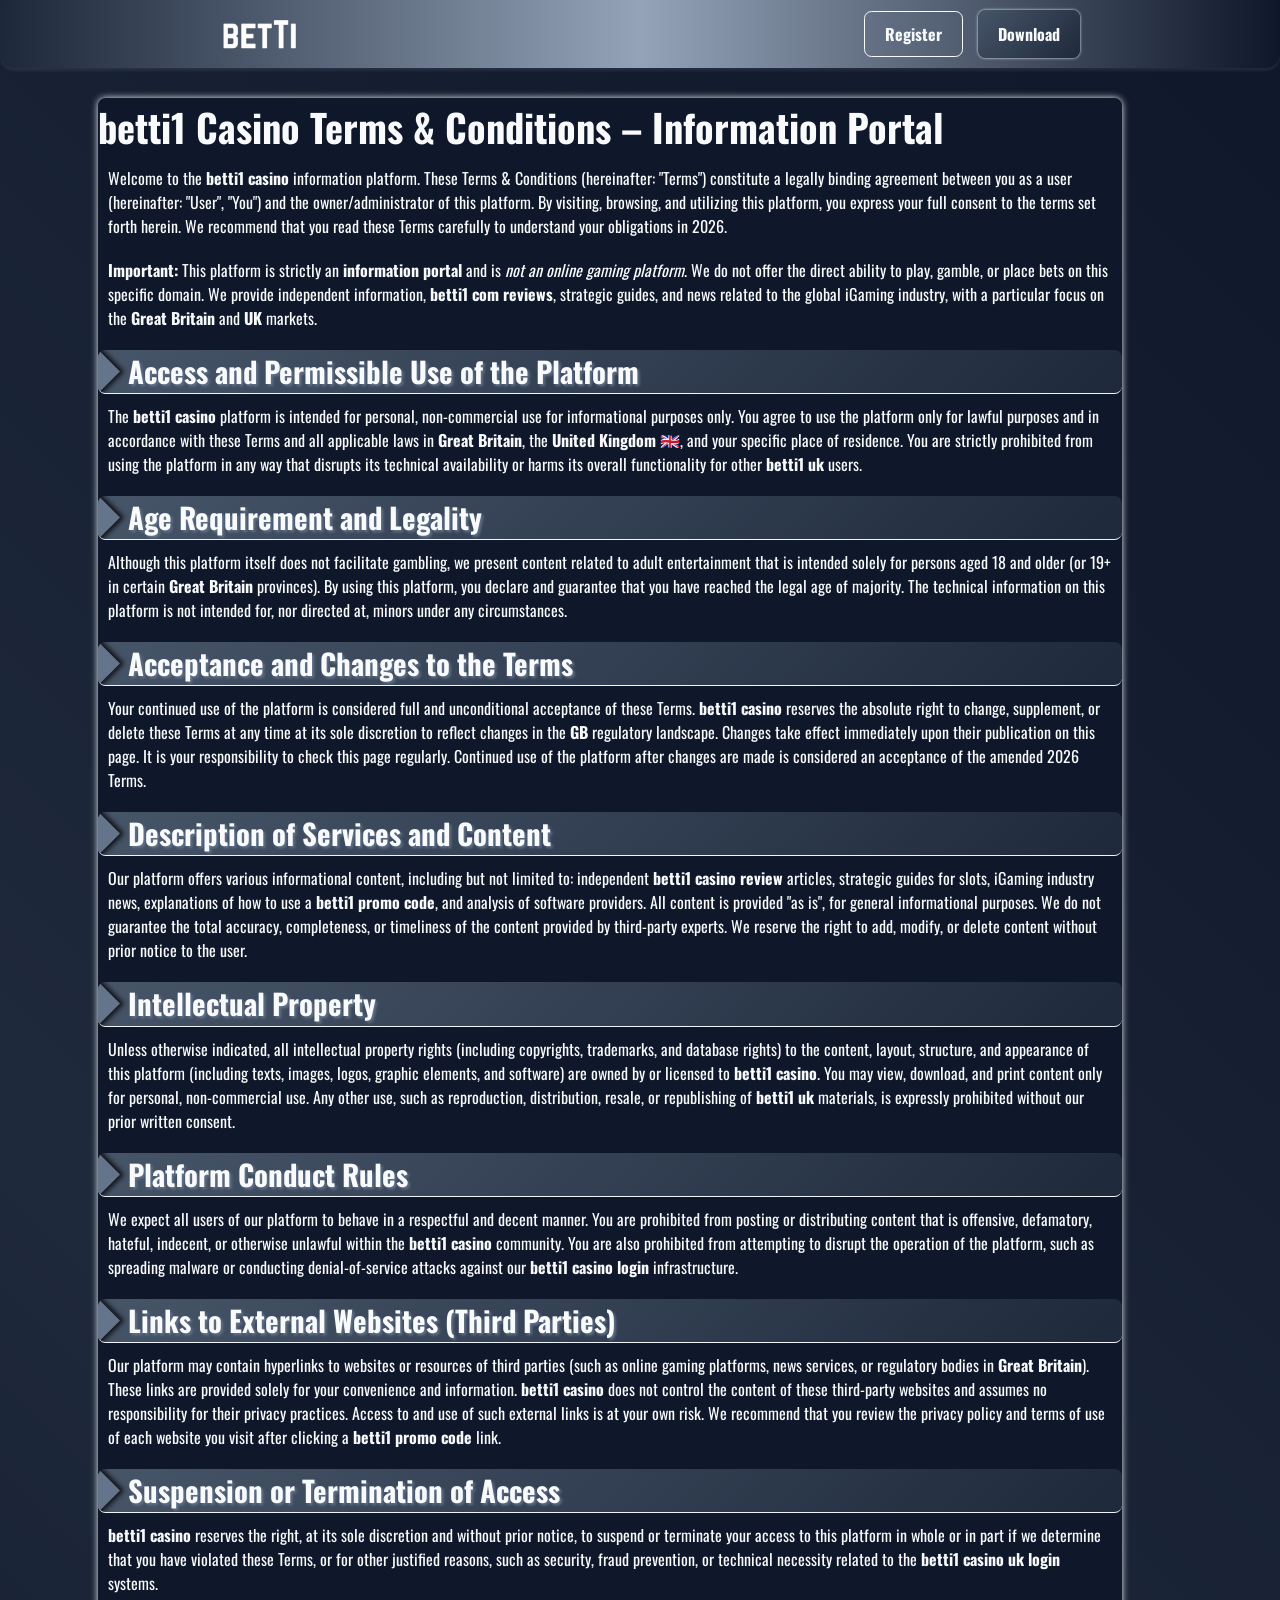
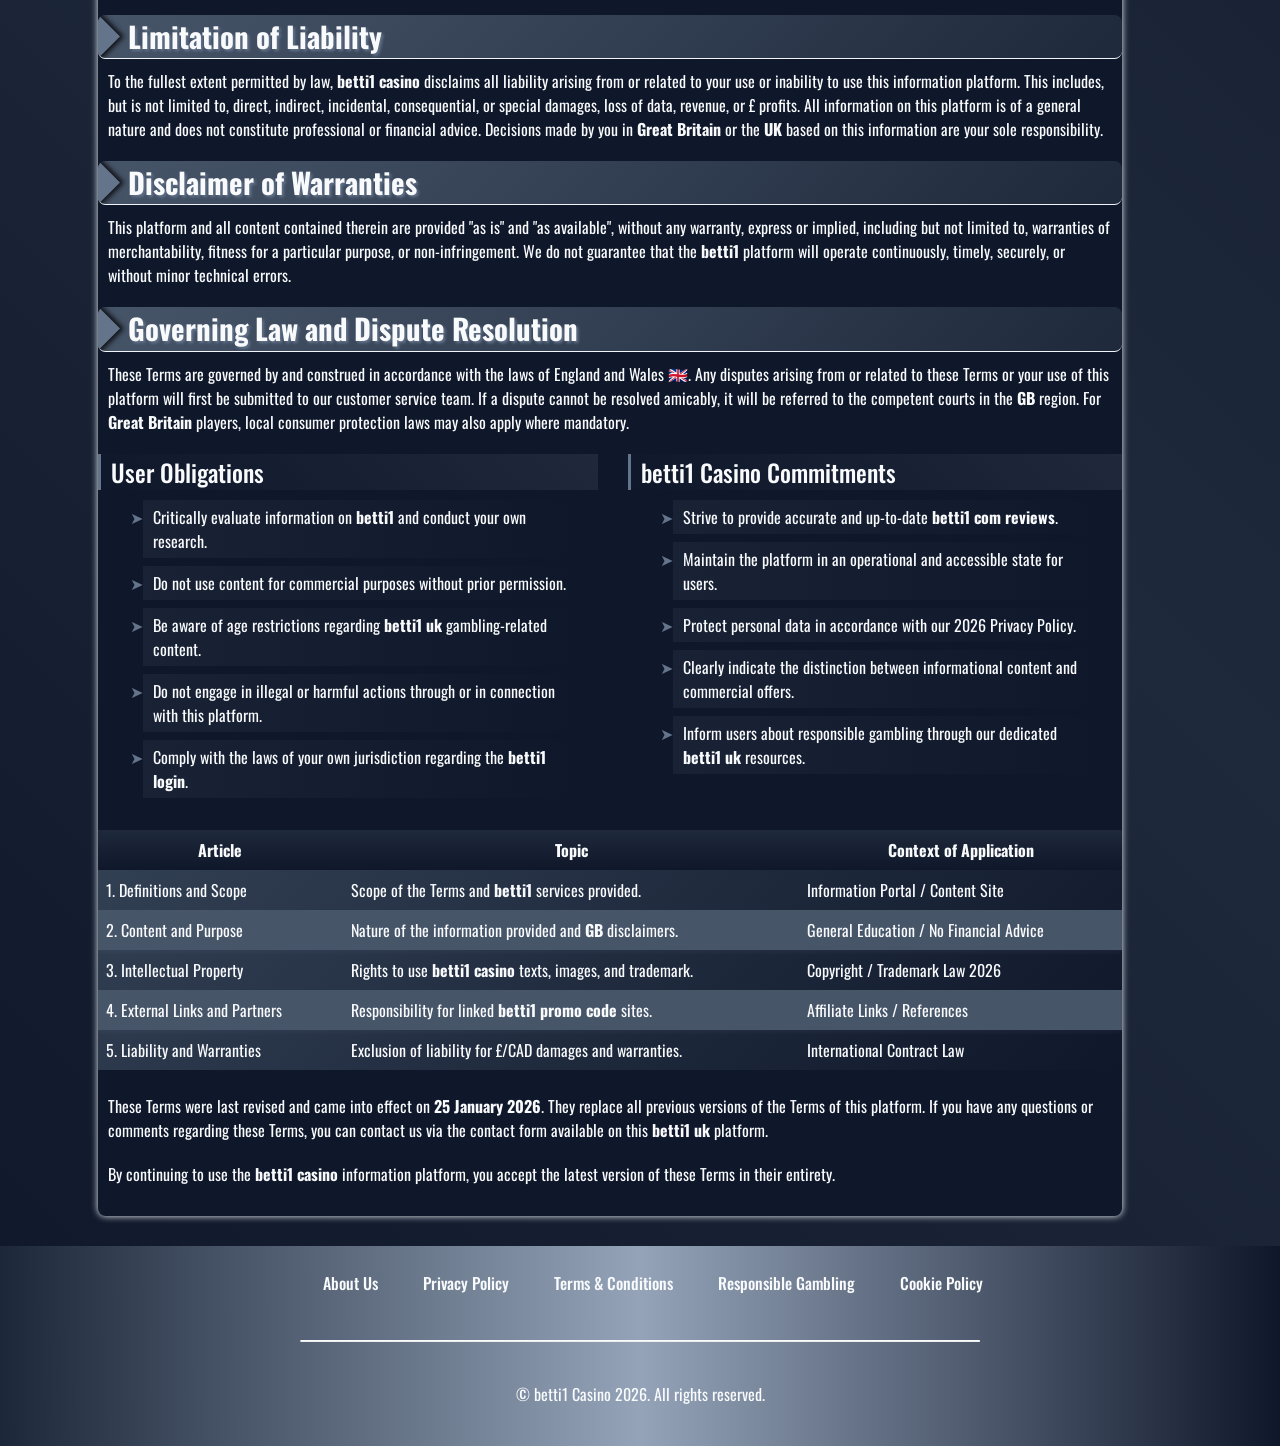
<file: terms-and-conditions/index.html>
<!DOCTYPE html>
<html lang="en">

<head>
    <meta charset="UTF-8">
    <meta name="viewport" content="width=device-width, initial-scale=1.0">
    <link rel="stylesheet" href="/style.css">
    <link rel="shortcut icon" href="/favicon.ico" type="image/x-icon">
    <title>Terms & Conditions – betti1 Casino Information Platform</title>
    <meta name="description"
        content="By using the betti1 Casino platform, you accept these Terms & Conditions, which define our services, describe your rights, and promote responsible use of our information.">
    <meta name="googlebot" content="index,follow,noarchive">

    <link rel="canonical" href="https://yorkshirerecyclingltd.co.uk/terms-and-conditions/">

    <meta property="og:type" content="website" />
    <meta property="og:title" content="Terms & Conditions – betti1 Casino Information Platform" />
    <meta property="og:description"
        content="Review the Terms & Conditions of the betti1 Casino information platform for a clear understanding of the scope of services provided." />
    <meta property="og:url" content="https://yorkshirerecyclingltd.co.uk/terms-and-conditions/" />
    <meta property="og:site_name" content="betti1 Casino" />
    <meta property="og:locale" content="en_CA" />

    <meta name="twitter:card" content="summary" />
    <meta name="twitter:title" content="Terms & Conditions - betti1 Casino" />
    <meta name="twitter:description" content="Official terms of use for the betti1 Casino information portal." />
</head>

<body>

    <header>
        <div class="logo">
            <a href="/"><img src="/img/logo.webp" alt="betti1 Casino logo" width="140" height="70"></a>
        </div>

        <div class="header-btn">
            <a href="/play/" rel="nofollow" content="noindex" class="h-violet-btn">Register</a>
            <a href="/play/" rel="nofollow" content="noindex" class="h-accent-btn">Download</a>
        </div>
    </header>

    <main>
        <div class="wrapper">
            <div class="container">
                <h1>betti1 Casino Terms & Conditions – Information Portal</h1>
                <p class="txt">
                    Welcome to the <strong>betti1 casino</strong> information platform. These Terms & Conditions
                    (hereinafter: "Terms") constitute a legally binding agreement between you as a user (hereinafter:
                    "User", "You")
                    and the owner/administrator of this platform. By visiting, browsing, and utilizing this platform,
                    you express your full consent to the
                    terms set forth herein. We recommend that you read these Terms carefully to understand your
                    obligations in 2026.
                </p>
                <p class="txt">
                    <strong>Important:</strong> This platform is strictly an <strong>information portal</strong> and is
                    <em>not
                        an online gaming platform</em>. We do not offer the direct ability to play, gamble, or place
                    bets on this specific domain. We provide
                    independent information, <strong>betti1 com reviews</strong>, strategic guides, and news related to
                    the global iGaming industry, with a
                    particular focus on the <strong>Great Britain</strong> and <strong>UK</strong> markets.
                </p>

                <div class="container__header">
                    <h2>Access and Permissible Use of the Platform</h2>
                </div>
                <p class="txt">
                    The <strong>betti1 casino</strong> platform is intended for personal, non-commercial use for
                    informational purposes only. You agree to use the platform only for lawful purposes and in
                    accordance
                    with these Terms and all applicable laws in <strong>Great Britain</strong>, the <strong>United
                        Kingdom</strong> 🇬🇧, and your specific place of residence. You
                    are strictly prohibited from using the platform in any way that disrupts its technical availability
                    or harms its overall functionality for other <strong>betti1 uk</strong> users.
                </p>

                <div class="container__header">
                    <h2>Age Requirement and Legality</h2>
                </div>
                <p class="txt">
                    Although this platform itself does not facilitate gambling, we present content related to adult
                    entertainment that
                    is intended solely for persons aged 18 and older (or 19+ in certain <strong>Great Britain</strong>
                    provinces). By using this platform, you declare and guarantee
                    that you have reached the legal age of majority. The technical information on this platform is not
                    intended for, nor directed at, minors under any circumstances.
                </p>

                <div class="container__header">
                    <h2>Acceptance and Changes to the Terms</h2>
                </div>
                <p class="txt">
                    Your continued use of the platform is considered full and unconditional acceptance of these Terms.
                    <strong>betti1 casino</strong> reserves the absolute right to change, supplement, or delete these
                    Terms at any
                    time at its sole discretion to reflect changes in the <strong>GB</strong> regulatory landscape.
                    Changes take effect immediately upon their publication on this page. It is your
                    responsibility to check this page regularly. Continued use of the platform after changes are made is
                    considered an acceptance of the amended 2026 Terms.
                </p>

                <div class="container__header">
                    <h2>Description of Services and Content</h2>
                </div>
                <p class="txt">
                    Our platform offers various informational content, including but not limited to: independent
                    <strong>betti1 casino review</strong> articles, strategic guides for slots, iGaming industry news,
                    explanations of how to use a <strong>betti1 promo code</strong>, and analysis
                    of software providers. All content is provided "as is", for general informational purposes. We do
                    not guarantee the total accuracy, completeness, or timeliness of the content provided by third-party
                    experts. We reserve the right to add,
                    modify, or delete content without prior notice to the user.
                </p>

                <div class="container__header">
                    <h2>Intellectual Property</h2>
                </div>
                <p class="txt">
                    Unless otherwise indicated, all intellectual property rights (including copyrights, trademarks, and
                    database rights) to the content, layout, structure, and appearance of this platform (including
                    texts, images, logos, graphic elements, and software) are owned by or licensed to <strong>betti1
                        casino</strong>. You may view, download, and print content only for personal, non-commercial
                    use. Any other use, such as reproduction, distribution, resale, or republishing of <strong>betti1
                        uk</strong> materials, is expressly
                    prohibited without our prior written consent.
                </p>

                <div class="container__header">
                    <h2>Platform Conduct Rules</h2>
                </div>
                <p class="txt">
                    We expect all users of our platform to behave in a respectful and decent manner. You are prohibited
                    from posting or distributing content that is offensive, defamatory, hateful, indecent, or otherwise
                    unlawful within the <strong>betti1 casino</strong> community. You are also prohibited from
                    attempting to disrupt the operation of the platform, such as
                    spreading malware or conducting denial-of-service attacks against our <strong>betti1 casino
                        login</strong> infrastructure.
                </p>

                <div class="container__header">
                    <h2>Links to External Websites (Third Parties)</h2>
                </div>
                <p class="txt">
                    Our platform may contain hyperlinks to websites or resources of third parties (such as online
                    gaming platforms, news services, or regulatory bodies in <strong>Great Britain</strong>). These
                    links
                    are
                    provided solely for your
                    convenience and information.
                    <strong>betti1 casino</strong> does not control the content of these third-party websites and
                    assumes
                    no responsibility for their privacy practices. Access to and use of such external links is at your
                    own risk. We
                    recommend that you review the privacy policy and terms of use of each website you visit after
                    clicking a <strong>betti1 promo code</strong> link.
                </p>

                <div class="container__header">
                    <h2>Suspension or Termination of Access</h2>
                </div>
                <p class="txt">
                    <strong>betti1 casino</strong> reserves the right, at its sole discretion and without prior notice,
                    to
                    suspend or terminate your access to this platform in whole or in part if we determine that you have
                    violated these Terms, or for other justified reasons, such as security, fraud prevention, or
                    technical necessity related to the <strong>betti1 casino uk login</strong> systems.
                </p>

                <div class="container__header">
                    <h2>Limitation of Liability</h2>
                </div>
                <p class="txt">
                    To the fullest extent permitted by law, <strong>betti1 casino</strong> disclaims all liability
                    arising
                    from or related to your use or inability to use this information platform. This includes, but is not
                    limited to,
                    direct, indirect, incidental, consequential, or special damages, loss of data, revenue, or £
                    profits.
                    All information on this platform is of a general nature and does not constitute professional or
                    financial advice. Decisions made by you in <strong>Great Britain</strong> or the <strong>UK</strong>
                    based
                    on this information are your sole responsibility.
                </p>

                <div class="container__header">
                    <h2>Disclaimer of Warranties</h2>
                </div>
                <p class="txt">
                    This platform and all content contained therein are provided "as is" and "as available", without any
                    warranty, express or implied, including but not limited to, warranties of merchantability, fitness
                    for a particular purpose, or non-infringement. We do not guarantee that the <strong>betti1</strong>
                    platform will
                    operate continuously, timely, securely, or without minor technical errors.
                </p>

                <div class="container__header">
                    <h2>Governing Law and Dispute Resolution</h2>
                </div>
                <p class="txt">
                    These Terms are governed by and construed in accordance with the laws of England and Wales 🇬🇧. Any
                    disputes arising from or related to these Terms or your use of this platform will first be submitted
                    to our customer service team. If a dispute cannot be resolved amicably, it will be referred to the
                    competent courts in the <strong>GB</strong> region. For <strong>Great Britain</strong> players,
                    local
                    consumer protection laws may also apply where mandatory.
                </p>

                <div class="comparison-list">
                    <div>
                        <h3>User Obligations</h3>
                        <ul>
                            <li>Critically evaluate information on <strong>betti1</strong> and conduct your own
                                research.</li>
                            <li>Do not use content for commercial purposes without prior permission.</li>
                            <li>Be aware of age restrictions regarding <strong>betti1 uk</strong> gambling-related
                                content.</li>
                            <li>Do not engage in illegal or harmful actions through or in connection with this platform.
                            </li>
                            <li>Comply with the laws of your own jurisdiction regarding the <strong>betti1
                                    login</strong>.</li>
                        </ul>
                    </div>

                    <div>
                        <h3>betti1 Casino Commitments</h3>
                        <ul>
                            <li>Strive to provide accurate and up-to-date <strong>betti1 com reviews</strong>.</li>
                            <li>Maintain the platform in an operational and accessible state for users.</li>
                            <li>Protect personal data in accordance with our 2026 Privacy Policy.</li>
                            <li>Clearly indicate the distinction between informational content and commercial offers.
                            </li>
                            <li>Inform users about responsible gambling through our dedicated <strong>betti1 uk</strong>
                                resources.</li>
                        </ul>
                    </div>
                </div>

                <div class="table-wrapper">
                    <table>
                        <thead>
                            <tr>
                                <th>Article</th>
                                <th>Topic</th>
                                <th>Context of Application</th>
                            </tr>
                        </thead>
                        <tbody>
                            <tr>
                                <td>1. Definitions and Scope</td>
                                <td>Scope of the Terms and <strong>betti1</strong> services provided.</td>
                                <td>Information Portal / Content Site</td>
                            </tr>
                            <tr>
                                <td>2. Content and Purpose</td>
                                <td>Nature of the information provided and <strong>GB</strong> disclaimers.</td>
                                <td>General Education / No Financial Advice</td>
                            </tr>
                            <tr>
                                <td>3. Intellectual Property</td>
                                <td>Rights to use <strong>betti1 casino</strong> texts, images, and trademark.</td>
                                <td>Copyright / Trademark Law 2026</td>
                            </tr>
                            <tr>
                                <td>4. External Links and Partners</td>
                                <td>Responsibility for linked <strong>betti1 promo code</strong> sites.</td>
                                <td>Affiliate Links / References</td>
                            </tr>
                            <tr>
                                <td>5. Liability and Warranties</td>
                                <td>Exclusion of liability for £/CAD damages and warranties.</td>
                                <td>International Contract Law</td>
                            </tr>
                        </tbody>
                    </table>
                </div>

                <p class="txt">
                    These Terms were last revised and came into effect on <strong>25 January 2026</strong>. They replace
                    all previous versions of the Terms of this platform. If you have any questions or comments regarding
                    these Terms, you can contact us via the contact form available on this <strong>betti1 uk</strong>
                    platform.
                </p>
                <p class="txt">
                    By continuing to use the <strong>betti1 casino</strong> information platform, you accept the latest
                    version of these Terms in their entirety.
                </p>
            </div>
        </div>
    </main>

    <footer>
        <ul class="f-nav">
            <li><a href="/about-us/">About Us</a></li>
            <li><a href="/privacy-policy/">Privacy Policy</a></li>
            <li><a href="/terms-and-conditions/">Terms & Conditions</a></li>
            <li><a href="/responsible-gambling/">Responsible Gambling</a></li>
            <li><a href="/cookie-policy/">Cookie Policy</a></li>
        </ul>

        <hr>

        <p class="txt">
            © betti1 Casino 2026. All rights reserved.
        </p>
    </footer>
</body>

</html>
</file>
<file: style.css>
@font-face {
	font-family: Oswald;
	src: url('./font/Oswald-Regular.ttf') format('truetype');
	font-weight: 400;
	font-style: normal;
}
@font-face {
	font-family: Oswald;
	src: url('./font/Oswald-Medium.ttf') format('truetype');
	font-weight: 500;
	font-style: normal;
}
@font-face {
	font-family: Oswald;
	src: url('./font/Oswald-Bold.ttf') format('truetype');
	font-weight: 700;
	font-style: normal;
}

@font-face {
	font-family: Inter;
	src: url('./font/Inter_18pt-Regular.ttf') format('truetype');
	font-weight: 400;
	font-style: normal;
}
@font-face {
	font-family: Inter;
	src: url('./font/Inter_18pt-Medium.ttf') format('truetype');
	font-weight: 500;
	font-style: normal;
}
@font-face {
	font-family: Inter;
	src: url('./font/Inter_18pt-Bold.ttf') format('truetype');
	font-weight: 700;
	font-style: normal;
}

:root {
	interpolate-size: allow-keywords;

	--background: linear-gradient(45deg, #0f172a 0%, #1e293b 45%, #0f172a 100%);
	--header: linear-gradient(90deg, #1e293be0, #94a3b8, #0f172a);
	--btn-accent: linear-gradient(135deg, #475569, #1e293b);
	--btn-inherit: #f8fafc;
	--accent: linear-gradient(135deg, #94a3b8, #475569);
	--sub-title: linear-gradient(-135deg, #94a3b820, #0f172a);
	--gift: #f1f5f9;
	--gift-bg: rgba(148, 163, 184, 0.05);
	--gift-btn: linear-gradient(135deg, #334155, #0f172a);
	--border-radius: 15px;
	--container: #0f172a;
	--table: linear-gradient(180deg, #1e293b, #0f172a);
	--minus: #64748b;
	--shadow: #94a3b820;
	--second-shadow: #475569;
	--text-shadow: #cbd5e1;
	--list-bg: linear-gradient(90deg, rgba(148, 163, 184, 0.08), rgba(15, 23, 42, 0.1));
}

* {
	margin: 0;
	padding: 0;
	box-sizing: border-box;
	scroll-behavior: smooth;
	text-overflow: clip;
}

ul {
	list-style: '➤';
	margin-left: 25px;
}

ul li,
ol li {
	position: relative;
	z-index: 1;
	background: var(--list-bg);
}

ul li {
	padding: 5px 10px;
	margin: 8px 20px;
}

ul li::marker {
	color: var(--minus);
}

ol li {
	padding: 8px;
	margin: 5px 5px 5px 45px;
}

ol li::before {
	content: '';
	position: absolute;
	top: 8px;
	left: -22px;
	width: 25px;
	height: 25px;
	border-radius: 50%;
	background-color: var(--second-shadow);
	z-index: -1;
}

ol {
	list-style-position: outside;
}

a {
	text-decoration: none;
	color: inherit;
}

img,
video {
	width: 80%;
	height: auto;
	display: block;
	border-radius: var(--border-radius);
}

button {
	all: unset;
	cursor: pointer;
	box-sizing: border-box;
}

input,
textarea,
button,
select {
	font: inherit;
	border: none;
	outline: none;
}

h1,
h2,
h3,
h4,
h5,
h6 {
	font-weight: 500;
	color: var(--btn-inherit) fff;
}

h1 {
	font-weight: 700;
	font-size: 2.4rem;
}

h2 {
	font-size: 1.8rem;
	font-weight: 700;
	text-shadow: 2px 2px 3px var(--minus);
}

h3 {
	font-size: 1.5rem;
	font-weight: 500;
	padding-left: 10px;
	margin-bottom: 10px;
	border-left: 3px solid var(--minus);
	background: var(--sub-title);
}

.txt {
	font-size: 1rem;
	margin: 10px 10px 20px 10px;
}

body {
	font-family: 'Oswald', sans-serif;
	font-size: 1rem;
	line-height: 1.5;
	background: var(--background);
	color: var(--btn-inherit);
	box-sizing: border-box;
}

main {
	width: 100%;
	margin: 0 auto;
}

header {
	padding: 10px 200px;
	height: auto;
	display: flex;
	align-items: center;
	justify-content: space-between;
	background: var(--header);
	box-shadow: 0 3px 3px var(--shadow);
	border-bottom-left-radius: var(--border-radius);
	border-bottom-right-radius: var(--border-radius);
	corner-shape: scoop;
	max-width: 100vw;
	margin: 0 auto;
	position: sticky;
	top: 0;
	z-index: 100;
	overflow: hidden;
}

header img {
	width: 120px;
	height: auto;
	border-radius: 10px;
}

.header-btn {
	display: flex;
	align-items: center;
	justify-content: center;
	gap: 10px;
}

.h-violet-btn {
	padding: 10px 20px;
	font-size: 1rem;
	border: 1px solid var(--btn-inherit);
	border-radius: calc(var(--border-radius) / 2);
	corner-shape: scoop;
	margin-right: 5px;
	font-weight: 700;
	transition: all 0.3s ease-in-out;
}

.h-accent-btn {
	padding: 12px 20px;
	font-size: 1rem;
	background: var(--btn-accent);
	box-shadow: 0 0 3px var(--gift);
	border-radius: calc(var(--border-radius) / 2);
	corner-shape: scoop;
	text-align: center;
	font-weight: 700;
	transition: all 0.3s ease;
}

.h-app-link {
	font-size: 1rem;
	font-weight: 600;
	transition: all 0.5s ease;
}

.h-accent-btn:hover {
	background: white;
	color: var(--minus);
}

.h-violet-btn:hover,
.h-accent-btn:hover {
	transform: translate3d(2px, 2px, 2px);
	box-shadow: 1px 1px 5px var(--gift);
}

.h-app-link:hover {
	font-size: 1.2rem;
}

.wrapper {
	max-width: 80%;
	margin: 0 auto;
}

.promo {
	display: flex;
	flex-direction: column;
	align-items: center;
	justify-content: space-between;
	padding: 10px;
	margin: 0 auto;
	gap: 10px;
	background-image:
		linear-gradient(90deg, rgba(17, 22, 65, 0.89) 30%, rgba(255, 255, 255, 0) 100%), url(./img/layer.webp);
	background-attachment: fixed;
	background-repeat: no-repeat;
	background-size: cover;
}

.promo-l {
	padding: 40px 60px;
	width: 70%;
	z-index: 10;
}

.promo-gift {
	position: relative;
	display: flex;
	align-items: center;
	width: 60%;
	height: auto;
	padding: 10px 30px;
	text-align: center;
	border-radius: var(--border-radius);
	corner-shape: scoop;
	box-shadow: 0 0 15px var(--gift);
	background: var(--gift-bg);
	backdrop-filter: blur(5px);
}

.gift-box {
	position: absolute;
	left: 0;
	background: var(--gift);
	border-radius: 100%;
	display: none;
	width: 84px;
	height: auto;
	align-items: center;
	justify-content: center;
	padding: 12px;
	margin: 0px auto;
	margin-top: -48px;
}

.txt-accent {
	color: var(--minus);
	font-size: 2rem;
	line-height: 2rem;
	text-transform: uppercase;
	font-weight: 700;
	text-shadow:
		0 0 10px var(--btn-inherit),
		0 0 24px var(--minus),
		-0.2rem 0.1rem 16px var(--minus),
		0.2rem 0.1rem 16px var(--minus),
		0 -0.5rem 32px var(--text-shadow),
		0 0.5rem 48px var(--text-shadow);
	animation:
		shine 2s forwards,
		flicker 3s infinite;
}

.flicker {
	animation:
		shine 2s forwards,
		blink 3s 2s infinite;
}

.fast-flicker {
	animation:
		shine 2s forwards,
		blink 10s 1s infinite;
}

.btn-accent {
	display: inline-block;
	padding: 10px 12px;
	font-size: 1rem;
	background: var(--gift-btn);
	color: var(--btn-inherit) fff;
	border-radius: 10px;
	text-align: center;
	font-weight: 700;
	margin: 10px auto;
	text-transform: uppercase;
	transition: all 0.4s ease-in-out;
}

.btn-accent:hover {
	transform: scale(1.1);
}

.container {
	padding-bottom: 10px;
	margin: 30px auto;
	border-radius: calc(var(--border-radius) / 2);
	corner-shape: scoop;
	background: var(--container);
	box-shadow: 0 0 7px var(--gift);
}

.container:nth-child(odd) {
	transform: translateX(-30px);
}

.container:nth-child(even) {
	transform: translateX(30px);
}

.container:not(:last-child)::after {
	content: '';
	position: absolute;
	top: 100%;
	width: 50px;
	height: 55px;
	border-style: dotted;
	border-color: var(--minus);
	z-index: -1;
}

.container:nth-child(odd):not(:last-child)::after {
	left: 20px;
	border-width: 0 0 2px 2px;
	border-bottom-left-radius: 20px;
}

.container:nth-child(even):not(:last-child)::after {
	right: 10px;
	border-width: 0 2px 2px 0;
	border-bottom-right-radius: 20px;
}

.container__header {
	position: relative;
	padding-left: 30px;
	margin-bottom: 10px;
	border-bottom: 1px solid var(--gift);
	background: var(--btn-accent);
	border-radius: calc(var(--border-radius) / 2);
	corner-shape: scoop;
	overflow: hidden;
}

.container__header::before {
	content: '';
	position: absolute;
	left: -30px;
	aspect-ratio: 1 / 1;
	height: 100%;
	background: var(--minus);
	transform: rotate(45deg);
	box-shadow: 0 0 5px 3px rgba(0, 0, 0, 0.8);
}

.container__body {
	display: flex;
	flex-direction: column;
	gap: 5px;
	margin: 10px auto;
}

.table-wrapper {
	overflow-x: auto;
	margin: 1.5rem 0;
	width: 100%;
}

.table-wrapper table {
	width: 100%;
	border-collapse: collapse;
	color: var(--white);
	font-size: 1rem;
	min-width: 320px;
	background: var(--gift-btn);
}

thead {
	background: var(--table);
}

table td,
table th {
	border: 1px solid var(--background);
	padding: 8px;
}

table tr:nth-child(even) {
	background: var(--second-shadow);
	box-shadow: 0 3px 3px var(--gift-bg);
}
.row-title {
	padding-left: 10px;
	font-weight: bold;
}

.img {
	display: flex;
	justify-content: center;
	position: relative;
}

.quote {
	padding: 0 10px;
	border-left: 1px solid var(--minus);
	border-right: 1px solid var(--minus);
}

hr {
	width: 100%;
	border-top: 1px solid var(--btn-inherit);
	border-radius: 10px;
	margin-top: 10px;
}

.comparison-list {
	display: flex;
	align-items: start;
	justify-content: space-evenly;
	gap: 30px;
}

.faq-content {
	display: flex;
	flex-direction: column;
	gap: 5px;
	background: var(--table);
	padding: 10px;
}

.qa-content {
	margin: 20px auto;
	display: flex;
	flex-direction: column;
}

details::details-content {
	transition:
		height 1s ease,
		opacity 2s ease;
	height: 0;
	opacity: 0;
}

details[open]::details-content {
	height: auto;
	opacity: 1;
}

summary {
	list-style: none;
	cursor: pointer;
	border-left: 5px solid var(--minus);
}

.qa-title {
	width: 100%;
	position: relative;
	margin: 0;
	display: block;
	cursor: pointer;
}

.qa-answaer {
	font-size: 18px;
	padding: 10px;
	margin-left: 10px;
	color: var(--btn-inherit);
	background: var(--second-shadow);
}

.rewiev-item {
	display: flex;
	flex-direction: column;
	gap: 10px;
}

.user-img {
	width: 100px;
	margin: 0 auto;
	border-radius: 50%;
}

.about-author {
	display: flex;
	flex-direction: row;
	align-items: center;
	justify-content: space-between;
	padding-left: 10px;
}

.author-img {
	width: 100px;
	height: auto;
}

.about-author .txt {
	padding: 5px;
	margin: 0 20px;
}

.top-btn {
	position: fixed;
	right: 20px;
	bottom: 20px;
	width: 50px;
	height: 50px;
	background: var(--accent);
	border-radius: 50%;
	display: flex;
	align-items: center;
	justify-content: center;
	z-index: 1000;
	transition: all 0.3s ease;
	box-shadow: 0 4px 12px var(--shadow);
	animation: fade-in linear both;
	animation-timeline: scroll();
	animation-range: 0 800px;
}

.top-btn a {
	text-decoration: none;
	color: transparent;
	position: absolute;
	width: 100%;
	height: 100%;
}

.top-btn::after {
	content: '';
	width: 12px;
	height: 12px;
	border-top: 3px solid var(--btn-inherit);
	border-left: 3px solid var(--btn-inherit);
	transform: rotate(45deg);
	margin-top: 5px;
	pointer-events: none;
}

.cookie-checkbox {
	display: none;
}

.cookie-checkbox:checked + .cookie-modal {
	display: none;
}

.cookie-modal {
	position: fixed;
	bottom: 0;
	display: flex;
	gap: 20px;
	align-items: center;
	justify-content: space-around;
	padding: 10px 20px;
	background: var(--second-shadow);
	box-shadow: 0 0 5px var(--minus);
	z-index: 100;
	transition: opacity 0.3s ease;
}

.cookie-modal .txt {
	margin: 10px;
}

.icon {
	display: flex;
	align-items: center;
	justify-content: center;
	width: 40px;
	height: auto;
	border-radius: 50%;
	background: var(--btn-inherit);
	& img {
		width: 100%;
	}
}

.agree {
	cursor: pointer;
	background: var(--shadow);
}

footer {
	display: flex;
	flex-direction: column;
	align-items: center;
	justify-content: center;
	gap: 30px;
	margin: 0 auto;
	width: 100%;
	padding: 20px 300px;
	background: var(--header);
	text-align: center;
}

.f-nav {
	list-style: none;
	display: flex;
	align-items: center;
	justify-content: space-between;
	width: 100%;
	font-size: 1rem;
	font-weight: 500;
	transition: all 0.4s ease-in-out;
}

.f-nav li {
	margin: 0;
	background: none;
}

.f-nav li:hover {
	color: var(--btn-accent);
}

footer a img {
	width: 80px;
	height: auto;
}
.f-active {
	color: var(--btn-accent);
}

@media (max-width: 1024px) {
	h1 {
		font-size: 2rem;
	}

	h2 {
		font-size: 1.5rem;
	}

	ul {
		margin-left: 0;
	}

	header {
		padding: 6px;
		margin: 0 auto;
		text-align: center;
		align-items: center;
		justify-content: space-around;
		gap: 4px;
		max-width: 100vw;
		margin: 0 auto;
		position: sticky;
		top: 0;
		z-index: 100;
	}

	header img {
		max-width: 100px;
	}

	.h-violet-btn {
		margin-right: 10px;
	}

	.h-violet-btn,
	.h-accent-btn {
		padding: 10px 14px;
	}

	.header-app {
		position: absolute;
		bottom: -24px;
		background: var(--header);
		width: 100vw;
	}

	.promo {
		width: 100%;
		padding: 20px 10px;
		margin: 0 auto;
		flex-direction: column;
	}

	.promo-l {
		width: 100%;
		padding: 20px;
	}

	.promo-gift {
		width: 100%;
		padding: 10px;
	}

	.txt-accent {
		font-size: 1rem;
	}

	.container:not(:last-child)::after {
		left: 50%;
		transform: translateX(-50%);
		width: 0;
		height: 50px;
		border-width: 0 0 0 2px;
		border-style: dotted;
		border-color: var(--second-shadow);
		border-radius: 0;
		z-index: -1;
	}

	.container:nth-child(odd):not(:last-child)::after {
		left: 50%;
	}

	.container__header::before {
		transform: none;
		aspect-ratio: 1/2;
	}

	table {
		width: 100%;
	}

	.comparison-list {
		flex-direction: column;
	}

	.wrapper {
		max-width: 100%;
		padding: 10px;
		margin: 20px auto;
	}

	.container:nth-child(odd) {
		transform: translateX(0);
	}

	.container:nth-child(even) {
		transform: translateX(0);
	}

	.top-btn {
		right: 10px;
		bottom: 10px;
		width: 35px;
		height: 35px;
	}

	.cookie-modal {
		flex-direction: column;
		padding: 10px;
		gap: 8px;
	}

	.cookie-modal .txt {
		font-size: 0.75rem;
	}

	.agree {
		padding: 5px 10px;
	}

	footer {
		padding: 10px;
		text-align: center;
		gap: 15px;
	}

	footer ul:first-child {
		flex-direction: column;
	}
}

/* Animation */

@keyframes morph {
	0% {
		border-radius: 60% 40% 30% 70% / 60% 30% 70% 40%;
	}
	25% {
		border-radius: 45% 55% 50% 50% / 55% 45% 55% 45%;
	}
	50% {
		border-radius: 30% 70% 70% 30% / 30% 30% 70% 70%;
	}
	75% {
		border-radius: 55% 45% 40% 60% / 45% 55% 45% 55%;
	}
	100% {
		border-radius: 60% 40% 30% 70% / 60% 30% 70% 40%;
	}
}

@keyframes float {
	0%,
	100% {
		transform: translate(0, 0) rotate(0deg);
	}
	33% {
		transform: translate(30px, -50px) rotate(5deg);
	}
	66% {
		transform: translate(-20px, 20px) rotate(-5deg);
	}
}

@keyframes pulse-shadow {
	0% {
		box-shadow: 0 0 25px 3px var(--second-shadow);
	}
	50% {
		box-shadow: 0 0 15px 8px var(--second-shadow);
	}
	100% {
		box-shadow: 0 0 25px 3px var(--second-shadow);
	}
}

@keyframes blink {
	0%,
	22%,
	36%,
	75% {
		color: var(--btn-inherit);
		text-shadow:
			0 0 0.6rem var(--btn-inherit),
			0 0 1.5rem var(--minus),
			-0.2rem 0.1rem 1rem var(--minus),
			0.2rem 0.1rem 1rem var(--minus),
			0 -0.5rem 2rem var(--text-shadow),
			0 0.5rem 3rem var(--text-shadow);
	}
	28%,
	33% {
		color: var(--minus);
		text-shadow: none;
	}
	82%,
	97% {
		color: var(--text-shadow);
		text-shadow: none;
	}
}

@keyframes shine {
	0% {
		color: #6b1839;
		text-shadow: none;
	}
	100% {
		color: var(--btn-inherit);
		text-shadow:
			0 0 0.6rem var(--btn-inherit),
			0 0 1.5rem var(--minus),
			-0.2rem 0.1rem 1rem var(--minus),
			0.2rem 0.1rem 1rem var(--minus),
			0 -0.5rem 2rem var(--text-shadow),
			0 0.5rem 3rem var(--text-shadow);
	}
}

@keyframes flicker {
	from {
		opacity: 1;
	}

	4% {
		opacity: 0.9;
	}

	6% {
		opacity: 0.85;
	}

	8% {
		opacity: 0.95;
	}

	10% {
		opacity: 0.9;
	}

	11% {
		opacity: 0.922;
	}

	12% {
		opacity: 0.9;
	}

	14% {
		opacity: 0.95;
	}

	16% {
		opacity: 0.98;
	}

	17% {
		opacity: 0.9;
	}

	19% {
		opacity: 0.93;
	}

	20% {
		opacity: 0.99;
	}

	24% {
		opacity: 1;
	}

	26% {
		opacity: 0.94;
	}

	28% {
		opacity: 0.98;
	}

	37% {
		opacity: 0.93;
	}

	38% {
		opacity: 0.5;
	}

	39% {
		opacity: 0.96;
	}

	42% {
		opacity: 1;
	}

	44% {
		opacity: 0.97;
	}

	46% {
		opacity: 0.94;
	}

	56% {
		opacity: 0.9;
	}

	58% {
		opacity: 0.9;
	}

	60% {
		opacity: 0.99;
	}

	68% {
		opacity: 1;
	}

	70% {
		opacity: 0.9;
	}

	72% {
		opacity: 0.95;
	}

	93% {
		opacity: 0.93;
	}

	95% {
		opacity: 0.95;
	}

	97% {
		opacity: 0.93;
	}

	to {
		opacity: 1;
	}
}

@keyframes fade-in {
	from {
		opacity: 0;
		visibility: hidden;
	}
	to {
		opacity: 1;
		visibility: visible;
	}
}

/* End Animation */
</file>
